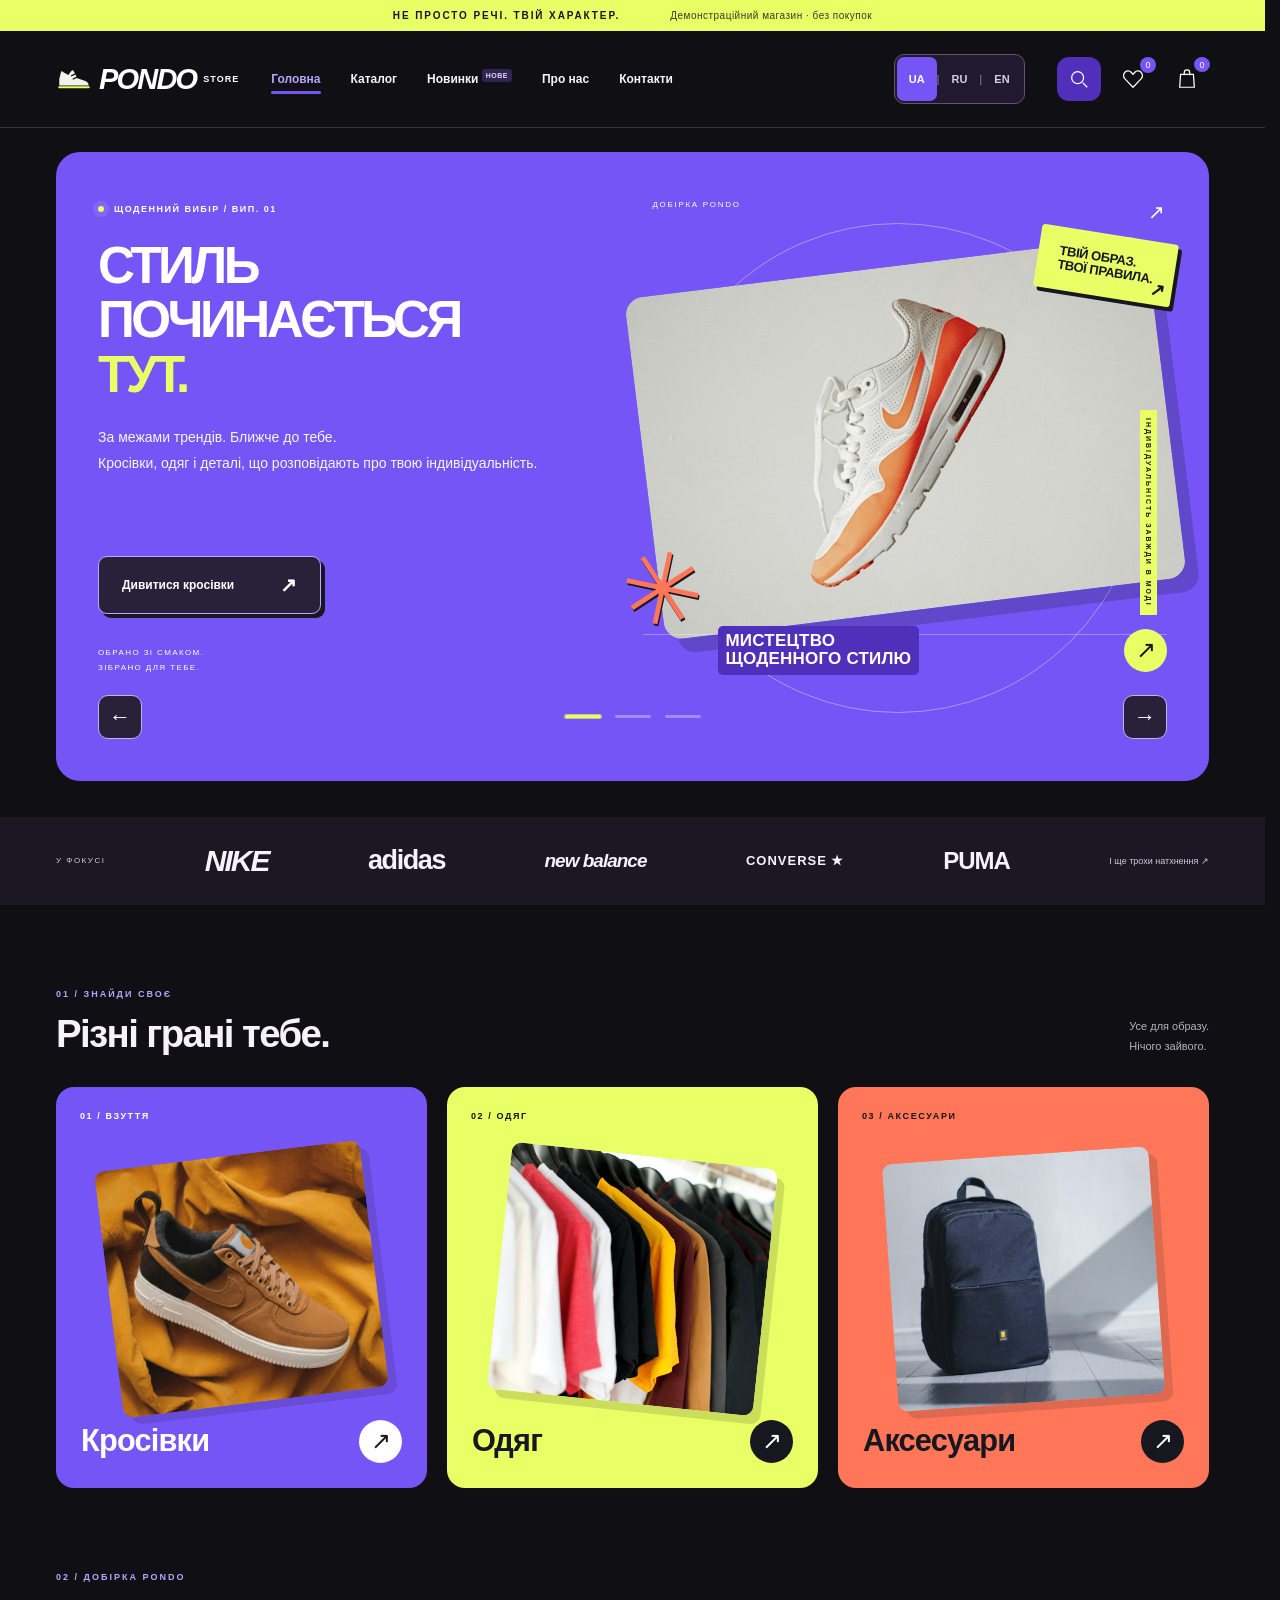
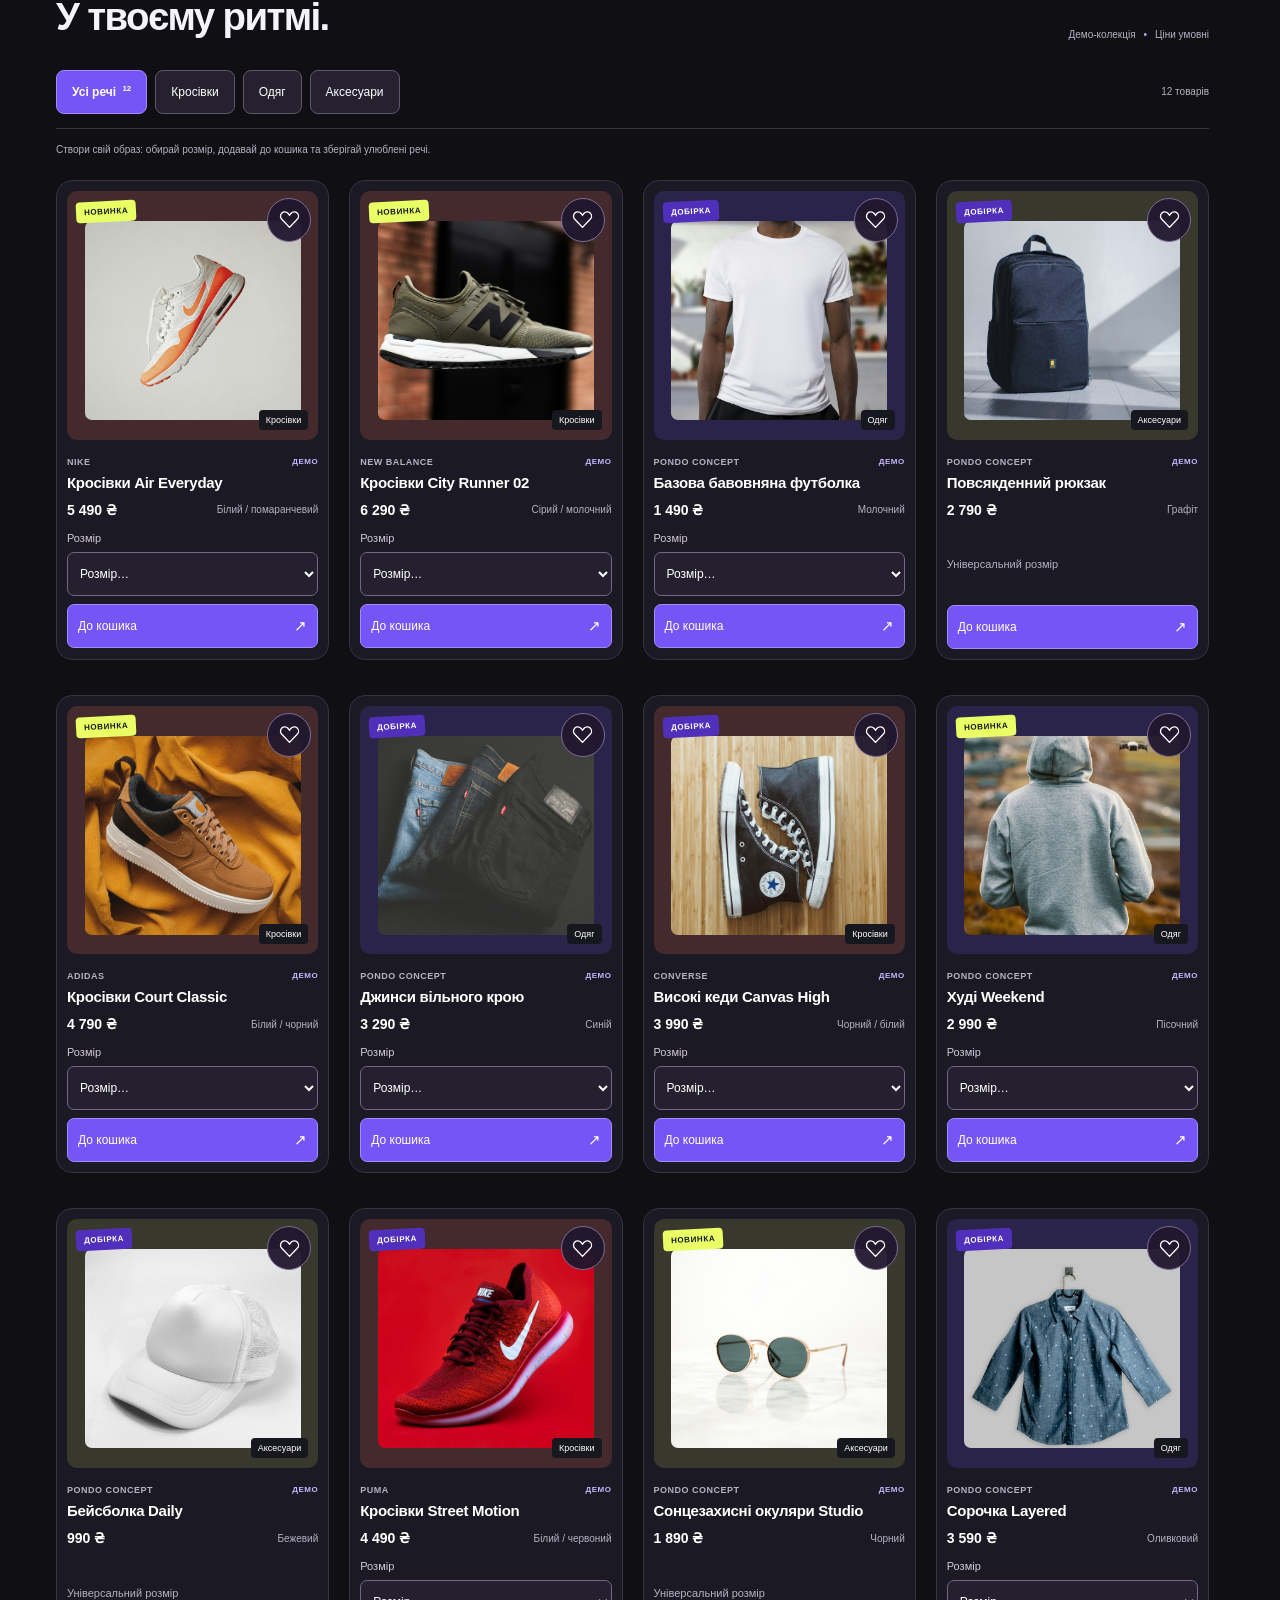
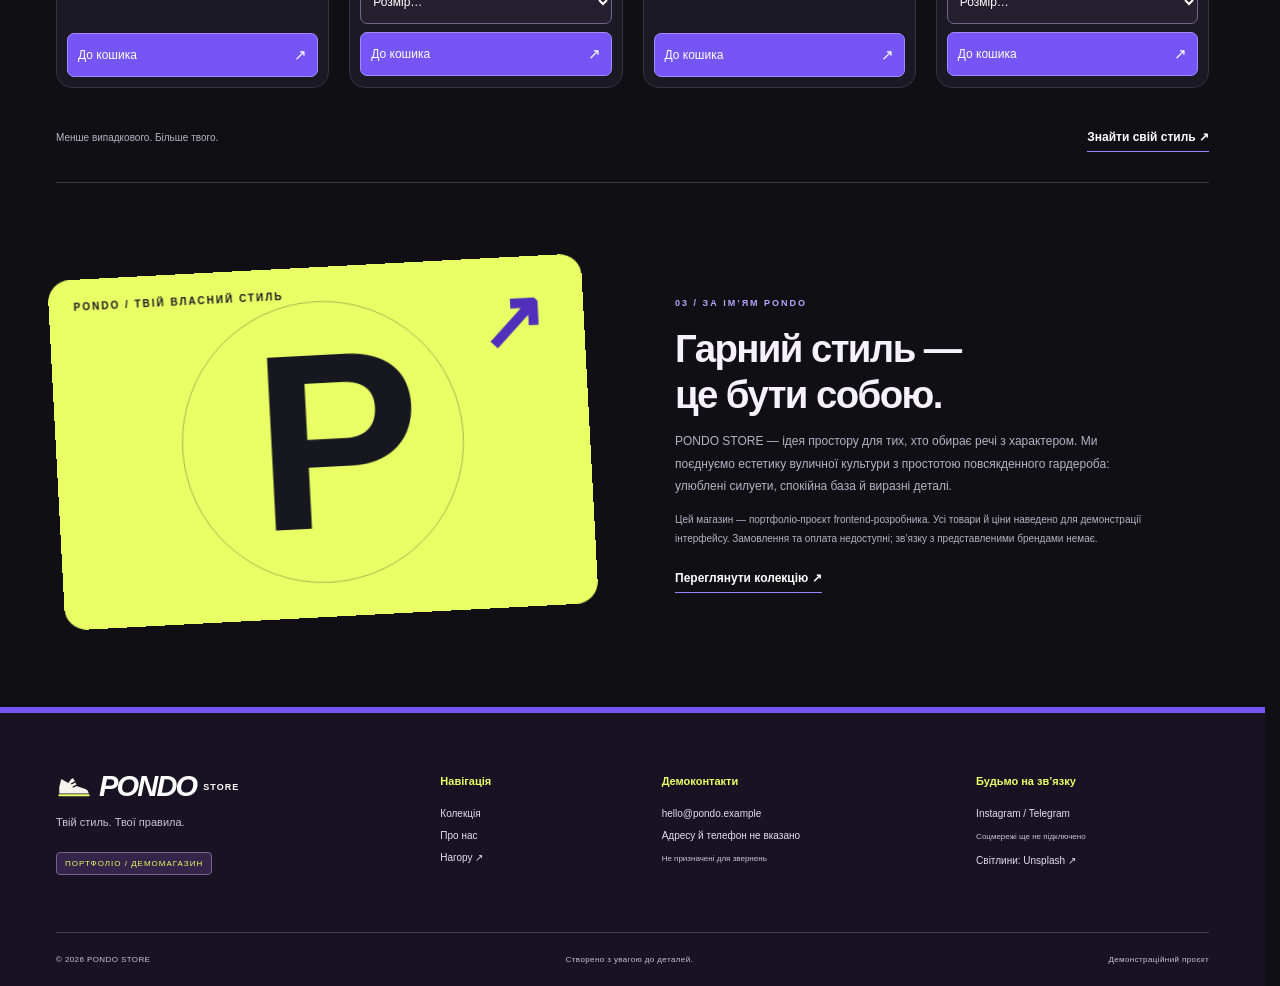
<file: index.html>
<!DOCTYPE html>
<html lang="uk">
<head>
  <meta charset="UTF-8">
  <meta name="viewport" content="width=device-width, initial-scale=1, viewport-fit=cover">
  <meta name="theme-color" content="#0F0F14">
  <meta name="description" content="PONDO STORE — демонстраційна колекція кросівок, одягу й аксесуарів. Стиль починається тут." data-i18n-content="page.description">
  <title data-i18n="page.homeTitle">PONDO STORE — Стиль починається тут</title>
  <link rel="icon" href="images/favicon.svg?v=2" type="image/svg+xml">
  <link rel="stylesheet" href="style.css">
  <script src="i18n.js" defer></script>
  <script src="products.js" defer></script>
  <script src="cart.js" defer></script>
  <script src="script.js" defer></script>
</head>
<body>
  <a class="skip-link" href="#catalog" data-i18n="nav.skip">Перейти до каталогу</a>
  <div class="announcement"><span data-i18n="banner.title">НЕ ПРОСТО РЕЧІ. ТВІЙ ХАРАКТЕР.</span><span data-i18n="banner.demo">Демонстраційний магазин · без покупок</span></div>
  <header class="header" id="home">
    <div class="header-inner container">
      <a class="logo" href="#home" aria-label="Pondo Store — головна" data-i18n-aria-label="nav.homeLabel"><svg class="logo-icon" viewBox="0 0 44 34" aria-hidden="true" focusable="false"><path d="M6 9c0-1 1-2 2-1l7 4 4-5c1-1 2-1 3 1l4 8 9 3c3 1 5 3 5 6H4v-8l2-8Z" fill="currentColor"></path><path d="M4 27h36" stroke="#E8FF65" stroke-width="2.5" stroke-linecap="round"></path><path d="m19 13 4-2m-2 6 4-2" stroke="#0F0F14" stroke-width="1.6" stroke-linecap="round"></path></svg>PONDO<span>STORE</span></a>
      <nav class="desktop-nav" aria-label="Основна навігація" data-i18n-aria-label="nav.mainLabel"><a href="#home" class="active" data-i18n="nav.home">Головна</a><a href="#catalog" data-i18n="nav.catalog">Каталог</a><a href="#catalog" data-new-link data-i18n-html="nav.new">Новинки <sup>НОВЕ</sup></a><a href="#about" data-i18n="nav.about">Про нас</a><a href="#contacts" data-i18n="nav.contacts">Контакти</a></nav>
      <div class="language-switch" role="group" aria-label="Мова інтерфейсу" data-i18n-aria-label="language.label"><button type="button" data-language="uk" lang="uk" aria-pressed="true" aria-label="Перемкнути на українську" data-i18n-aria-label="language.uk">UA</button><span aria-hidden="true">|</span><button type="button" data-language="ru" lang="ru" aria-pressed="false" aria-label="Перемкнути на російську" data-i18n-aria-label="language.ru">RU</button><span aria-hidden="true">|</span><button type="button" data-language="en" lang="en" aria-pressed="false" aria-label="Перемкнути на англійську" data-i18n-aria-label="language.en">EN</button></div>
      <div class="header-actions">
        <button class="icon-button" id="search-toggle" aria-label="Відкрити пошук" aria-expanded="false" aria-controls="search-panel" data-i18n-aria-label="search.open"><svg viewBox="0 0 24 24"><circle cx="10.5" cy="10.5" r="6.5"></circle><path d="m16 16 5 5"></path></svg></button>
        <button class="icon-button favorites-toggle" id="favorites-toggle" aria-label="Відкрити обране, товарів: 0" aria-expanded="false" aria-controls="shop-panel"><svg viewBox="0 0 24 24"><path d="M20.8 4.6c-2-2-5.2-1.8-7 .3L12 7l-1.8-2.1c-1.8-2.1-5-2.3-7-.3-2 2-2 5.2 0 7.2L12 21l8.8-9.2c2-2 2-5.2 0-7.2Z"></path></svg><span id="favorites-count">0</span></button>
        <button class="icon-button bag" id="cart-toggle" aria-label="Відкрити кошик, товарів: 0" aria-expanded="false" aria-controls="shop-panel"><svg viewBox="0 0 24 24"><path d="M5 7h14l1 14H4L5 7Z"></path><path d="M9 8V5a3 3 0 0 1 6 0v3"></path></svg><span>0</span></button>
        <button class="icon-button menu-toggle" id="menu-toggle" aria-label="Відкрити меню" aria-expanded="false" aria-controls="mobile-nav" data-i18n-aria-label="nav.menuOpen"><span></span><span></span></button>
      </div>
    </div>
    <form id="search-panel" class="search-panel container" role="search" hidden><label for="search" data-i18n="search.label">Знайти свою річ</label><div><input id="search" type="search" placeholder="Назва, бренд або категорія…" autocomplete="off" data-i18n-placeholder="search.placeholder"><button class="text-button" type="submit" data-i18n="search.submit">Знайти ↗</button></div></form>
    <nav id="mobile-nav" class="mobile-nav" aria-label="Мобільна навігація" hidden data-i18n-aria-label="nav.mobileLabel"><a href="#home" data-i18n="nav.home">Головна</a><a href="#catalog" data-i18n="nav.catalog">Каталог</a><a href="#catalog" data-new-link data-i18n="nav.newMobile">Новинки ↗</a><a href="#about" data-i18n="nav.about">Про нас</a><a href="#contacts" data-i18n="nav.contacts">Контакти</a><p data-i18n="brand.tagline">ТВІЙ СТИЛЬ. ТВОЇ ПРАВИЛА.</p></nav>
  </header>
  <main>
    <section class="hero container" aria-labelledby="hero-title" aria-roledescription="карусель" data-slide="0" tabindex="0" data-i18n-aria-roledescription="hero.role">
      <div class="hero-copy"><p class="eyebrow"><span></span><span data-i18n="hero.eyebrow">ЩОДЕННИЙ ВИБІР / ВИП. 01</span></p><h1 id="hero-title" data-i18n-html="hero.0.title">СТИЛЬ<br>ПОЧИНАЄТЬСЯ<br><em>ТУТ.</em></h1><p class="hero-description">За межами трендів. Ближче до тебе.<br>Кросівки, одяг і деталі, що розповідають про твою індивідуальність.</p><a href="#catalog" class="button button-dark" id="hero-cta" data-category-link="sneakers"><span data-i18n="hero.0.cta">Дивитися кросівки</span><span>↗</span></a><div class="hero-bottom"><span data-i18n-html="hero.bottom">ОБРАНО ЗІ СМАКОМ.<br>ЗІБРАНО ДЛЯ ТЕБЕ.</span></div></div>
      <div class="hero-visual"><span class="hero-sticker" aria-hidden="true" data-i18n-html="hero.sticker">ТВІЙ ОБРАЗ.<br>ТВОЇ ПРАВИЛА. <b>↗</b></span><span class="hero-spark" aria-hidden="true">✳</span><img src="images/hero.jpg" alt="Біло-помаранчевий кросівок" fetchpriority="high" width="1000" height="1100"><div class="hero-top-label"><span data-i18n="hero.collection">ДОБІРКА PONDO</span><span>↗</span></div><div class="image-caption"><span data-i18n-html="hero.caption">МИСТЕЦТВО<br>ЩОДЕННОГО СТИЛЮ</span><span class="circle-arrow" aria-hidden="true">↗</span></div><span class="vertical-label" data-i18n="hero.vertical">ІНДИВІДУАЛЬНІСТЬ ЗАВЖДИ В МОДІ</span></div>
      <div class="slider-controls" role="group" aria-label="Керування слайдами" data-i18n-aria-label="hero.controls"><button type="button" id="hero-prev" aria-label="Попередній слайд" data-i18n-aria-label="hero.prev">←</button><div class="hero-indicators"><button type="button" class="slide-indicator" data-slide-to="0" aria-label="Слайд 1 із 3" aria-current="true"><span class="slide-track" aria-hidden="true"><span class="slide-progress"></span></span></button><button type="button" class="slide-indicator" data-slide-to="1" aria-label="Слайд 2 із 3" aria-current="false"><span class="slide-track" aria-hidden="true"><span class="slide-progress"></span></span></button><button type="button" class="slide-indicator" data-slide-to="2" aria-label="Слайд 3 із 3" aria-current="false"><span class="slide-track" aria-hidden="true"><span class="slide-progress"></span></span></button></div><button type="button" id="hero-next" aria-label="Наступний слайд" data-i18n-aria-label="hero.next">→</button></div>
      <span id="hero-announcement" class="visually-hidden" role="status" aria-live="polite"></span>
    </section>
    <div class="brand-strip" aria-label="Бренди в демонстраційній добірці" data-i18n-aria-label="brands.label"><div class="container"><span class="strip-label" data-i18n="brands.focus">У ФОКУСІ</span><span class="brand-nike">NIKE</span><span class="brand-adidas">adidas</span><span class="brand-nb">new balance</span><span class="brand-converse">CONVERSE<span>★</span></span><span class="brand-puma">PUMA</span><span class="strip-note" data-i18n="brands.inspiration">І ще трохи натхнення ↗</span></div></div>
    <section class="categories container section-space" aria-labelledby="categories-title"><div class="section-heading"><div><p class="eyebrow" data-i18n="categories.eyebrow">01 / ЗНАЙДИ СВОЄ</p><h2 id="categories-title" data-i18n="categories.title">Різні грані тебе.</h2></div><p data-i18n-html="categories.note">Усе для образу.<br>Нічого зайвого.</p></div><div class="category-grid">
      <a class="category-card" href="#catalog" data-category-link="sneakers"><img src="images/sneakers.jpg" alt="Колекція кросівок" loading="lazy" width="700" height="800" data-i18n-alt="categories.sneakersAlt"><span class="category-index" data-i18n="categories.sneakersIndex">01 / ВЗУТТЯ</span><div><h3 data-i18n="category.sneakers">Кросівки</h3><span class="circle-arrow">↗</span></div></a>
      <a class="category-card" href="#catalog" data-category-link="clothing"><img src="images/clothing.jpg" alt="Базовий одяг на вішаках" loading="lazy" width="700" height="800" data-i18n-alt="categories.clothingAlt"><span class="category-index" data-i18n="categories.clothingIndex">02 / ОДЯГ</span><div><h3 data-i18n="category.clothing">Одяг</h3><span class="circle-arrow">↗</span></div></a>
      <a class="category-card" href="#catalog" data-category-link="accessories"><img src="images/accessories.jpg" alt="Мінімалістичний рюкзак" loading="lazy" width="700" height="800" data-i18n-alt="categories.accessoriesAlt"><span class="category-index" data-i18n="categories.accessoriesIndex">03 / АКСЕСУАРИ</span><div><h3 data-i18n="category.accessories">Аксесуари</h3><span class="circle-arrow">↗</span></div></a>
    </div></section>
    <section class="catalog container section-space" id="catalog" aria-labelledby="catalog-title"><div class="section-heading"><div><p class="eyebrow" data-i18n="catalog.eyebrow">02 / ДОБІРКА PONDO</p><h2 id="catalog-title" data-i18n="catalog.title">У твоєму ритмі.</h2></div><span class="catalog-note"><span data-i18n="catalog.demo">Демо-колекція</span><span>•</span><span data-i18n="catalog.prices">Ціни умовні</span></span></div><div class="catalog-toolbar"><div class="tabs" role="group" aria-label="Категорія товарів" data-i18n-aria-label="catalog.filterLabel"><button class="selected" data-filter="all" aria-pressed="true" data-i18n-html="catalog.all">Усі речі <sup>12</sup></button><button data-filter="sneakers" aria-pressed="false" data-i18n="category.sneakers">Кросівки</button><button data-filter="clothing" aria-pressed="false" data-i18n="category.clothing">Одяг</button><button data-filter="accessories" aria-pressed="false" data-i18n="category.accessories">Аксесуари</button></div><span id="product-count" aria-live="polite">12 товарів</span></div><p class="phase-note" data-i18n="catalog.hint">Створи свій образ: обирай розмір, додавай до кошика та зберігай улюблені речі.</p><div class="product-grid" id="product-grid"></div><p id="empty-state" class="empty-state" hidden data-i18n="catalog.empty">Нічого не знайдено. Спробуй іншу назву або категорію.</p><noscript><p data-i18n="catalog.noscript">Увімкніть JavaScript, щоб побачити демонстраційний каталог.</p></noscript><div class="catalog-bottom"><span data-i18n="catalog.bottom">Менше випадкового. Більше твого.</span><a href="#categories-title" class="text-button" data-i18n="catalog.style">Знайти свій стиль ↗</a></div></section>
    <section class="about container section-space" id="about"><div class="about-mark" aria-hidden="true">P<span>↗</span></div><div><p class="eyebrow" data-i18n="about.eyebrow">03 / ЗА ІМ’ЯМ PONDO</p><h2 data-i18n-html="about.title">Гарний стиль —<br>це бути собою.</h2><p data-i18n="about.story">PONDO STORE — ідея простору для тих, хто обирає речі з характером. Ми поєднуємо естетику вуличної культури з простотою повсякденного гардероба: улюблені силуети, спокійна база й виразні деталі.</p><p class="about-demo" data-i18n="about.demo">Цей магазин — портфоліо-проєкт frontend-розробника. Усі товари й ціни наведено для демонстрації інтерфейсу. Замовлення та оплата недоступні; зв’язку з представленими брендами немає.</p><a href="#catalog" class="text-button" data-i18n="about.explore">Переглянути колекцію ↗</a></div></section>
  </main>
  <footer id="contacts"><div class="footer-main container"><div><a class="logo" href="#home"><svg class="logo-icon" viewBox="0 0 44 34" aria-hidden="true" focusable="false"><path d="M6 9c0-1 1-2 2-1l7 4 4-5c1-1 2-1 3 1l4 8 9 3c3 1 5 3 5 6H4v-8l2-8Z" fill="currentColor"></path><path d="M4 27h36" stroke="#E8FF65" stroke-width="2.5" stroke-linecap="round"></path><path d="m19 13 4-2m-2 6 4-2" stroke="#0F0F14" stroke-width="1.6" stroke-linecap="round"></path></svg>PONDO<span>STORE</span></a><p data-i18n="footer.tagline">Твій стиль. Твої правила.</p><span class="demo-badge" data-i18n="footer.badge">ПОРТФОЛІО / ДЕМОМАГАЗИН</span></div><div><h3 data-i18n="footer.nav">Навігація</h3><a href="#catalog" data-i18n="footer.collection">Колекція</a><a href="#about" data-i18n="nav.about">Про нас</a><a href="#home" data-i18n="footer.top">Нагору ↗</a></div><div><h3 data-i18n="footer.contacts">Демоконтакти</h3><span>hello@pondo.example</span><span data-i18n="footer.noAddress">Адресу й телефон не вказано</span><small data-i18n="footer.noContact">Не призначені для звернень</small></div><div><h3 data-i18n="footer.connect">Будьмо на зв’язку</h3><span>Instagram / Telegram</span><small data-i18n="footer.noSocial">Соцмережі ще не підключено</small><a href="https://unsplash.com/license" target="_blank" rel="noopener noreferrer" data-i18n="footer.photos">Світлини: Unsplash ↗</a></div></div><div class="footer-bottom container"><span>© <span id="year">2026</span> PONDO STORE</span><span data-i18n="footer.crafted">Створено з увагою до деталей.</span><span data-i18n="footer.demo">Демонстраційний проєкт</span></div></footer>
  <dialog id="shop-panel" class="shop-panel" aria-labelledby="panel-title" aria-describedby="panel-demo">
    <div class="panel-header"><div><p class="eyebrow" data-i18n="panel.eyebrow">PONDO / ТВІЙ ВИБІР</p><h2 id="panel-title" data-i18n="cart.shortTitle">Кошик</h2></div><button type="button" class="icon-button panel-close" aria-label="Закрити панель" autofocus data-i18n-aria-label="panel.close">×</button></div>
    <p id="storage-warning" class="storage-warning" hidden data-i18n="storage.warning">Збереження в браузері недоступне. Зміни збережуться лише до оновлення сторінки.</p>
    <p id="panel-status" class="panel-status" role="status" aria-live="polite" aria-atomic="true"></p>
    <div id="panel-content" class="panel-content"></div>
    <div class="panel-footer"><div id="cart-summary" class="cart-summary"><span data-i18n="cart.total">Разом</span><strong id="cart-total">0 ₴</strong></div><p id="panel-demo" data-i18n="cart.demo">Демонстраційний магазин. Оформлення та оплата замовлень недоступні</p><a href="checkout.html" id="checkout-link" class="button checkout-link" hidden data-i18n="cart.checkout">Оформити замовлення ↗</a><button type="button" class="button continue-shopping" data-i18n="cart.continue">Продовжити покупки ↗</button></div>
  </dialog>
  <div id="shop-notification" class="shop-notification" role="status" aria-live="polite" aria-atomic="true"></div>
</body>
</html>
</file>
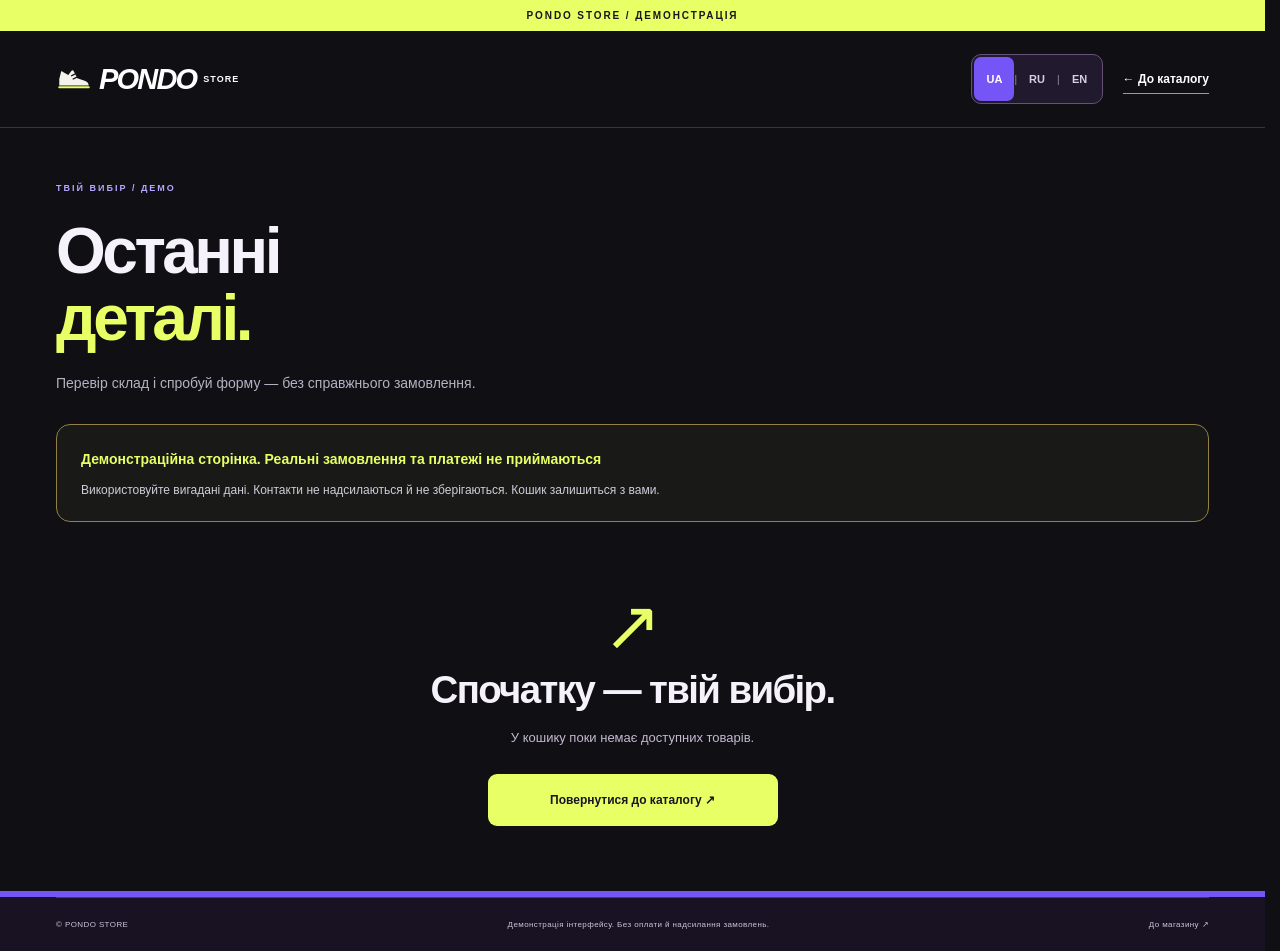
<file: checkout.html>
<!DOCTYPE html>
<html lang="uk">
<head>
  <meta charset="UTF-8">
  <meta name="viewport" content="width=device-width, initial-scale=1, viewport-fit=cover">
  <meta name="theme-color" content="#0F0F14">
  <meta name="description" content="Демонстраційна сторінка перевірки замовлення PONDO STORE. Замовлення й платежі не приймаються." data-i18n-content="checkout.description">
  <meta http-equiv="Content-Security-Policy" content="form-action &#x27;none&#x27;; connect-src &#x27;none&#x27;; base-uri &#x27;self&#x27;">
  <title data-i18n="checkout.pageTitle">Перевірка замовлення (демо) — PONDO STORE</title>
  <link rel="icon" href="images/favicon.svg?v=2" type="image/svg+xml">
  <link rel="stylesheet" href="style.css">
  <script src="i18n.js" defer></script>
  <script src="products.js" defer></script>
  <script src="cart.js" defer></script>
  <script src="checkout.js" defer></script>
</head>
<body class="checkout-page">
  <a class="skip-link" href="#checkout-main" data-i18n="checkout.skip">Перейти до перевірки замовлення</a>
  <div class="announcement" data-i18n="checkout.banner">PONDO STORE / ДЕМОНСТРАЦІЯ</div>
  <header class="header"><div class="container checkout-header"><a class="logo" href="index.html" aria-label="Pondo Store — головна" data-i18n-aria-label="nav.homeLabel"><svg class="logo-icon" viewBox="0 0 44 34" aria-hidden="true" focusable="false"><path d="M6 9c0-1 1-2 2-1l7 4 4-5c1-1 2-1 3 1l4 8 9 3c3 1 5 3 5 6H4v-8l2-8Z" fill="currentColor"></path><path d="M4 27h36" stroke="#E8FF65" stroke-width="2.5" stroke-linecap="round"></path><path d="m19 13 4-2m-2 6 4-2" stroke="#0F0F14" stroke-width="1.6" stroke-linecap="round"></path></svg>PONDO<span>STORE</span></a><div class="language-switch" role="group" aria-label="Мова інтерфейсу" data-i18n-aria-label="language.label"><button type="button" data-language="uk" lang="uk" aria-pressed="true" aria-label="Перемкнути на українську" data-i18n-aria-label="language.uk">UA</button><span aria-hidden="true">|</span><button type="button" data-language="ru" lang="ru" aria-pressed="false" aria-label="Перемкнути на російську" data-i18n-aria-label="language.ru">RU</button><span aria-hidden="true">|</span><button type="button" data-language="en" lang="en" aria-pressed="false" aria-label="Перемкнути на англійську" data-i18n-aria-label="language.en">EN</button></div><a href="index.html#catalog" class="text-button" data-i18n="checkout.back">← До каталогу</a></div></header>
  <main class="container" id="checkout-main">
    <div class="checkout-heading"><p class="eyebrow" data-i18n="checkout.eyebrow">ТВІЙ ВИБІР / ДЕМО</p><h1 data-i18n-html="checkout.title">Останні<br><em>деталі.</em></h1><p data-i18n="checkout.subtitle">Перевір склад і спробуй форму — без справжнього замовлення.</p></div>
    <div class="checkout-demo" id="checkout-demo"><strong data-i18n="checkout.demo">Демонстраційна сторінка. Реальні замовлення та платежі не приймаються</strong><p data-i18n="checkout.privacy">Використовуйте вигадані дані. Контакти не надсилаються й не зберігаються. Кошик залишиться з вами.</p></div>
    <p id="checkout-storage-warning" class="storage-warning" hidden data-i18n="checkout.storage">Браузер заборонив доступ до збереженого кошика. Поверніться до каталогу й дозвольте локальне зберігання для цього сайту.</p>
    <section id="checkout-empty" class="panel-empty checkout-empty" hidden><span aria-hidden="true">↗</span><h2 data-i18n="checkout.emptyTitle">Спочатку — твій вибір.</h2><p data-i18n="checkout.empty">У кошику поки немає доступних товарів.</p><a class="button empty-catalog" href="index.html#catalog" data-i18n="checkout.return">Повернутися до каталогу ↗</a></section>
    <div class="checkout-layout" id="checkout-layout" hidden>
      <section class="checkout-form-card" aria-labelledby="customer-title"><p class="eyebrow" data-i18n="checkout.customerEyebrow">01 / ДАНІ ДЛЯ ПРИКЛАДУ</p><h2 id="customer-title" data-i18n="checkout.customer">Хто забирає?</h2><p class="form-hint" data-i18n="checkout.required">Поля із зірочкою обов’язкові. Введіть тестові контакти.</p>
        <form id="checkout-form" autocomplete="off" aria-describedby="checkout-demo" novalidate>
          <div class="checkout-fields">
            <div class="form-field"><label for="customer-name" data-i18n="checkout.name">Ім’я *</label><input id="customer-name" name="demoName" type="text" required minlength="2" maxlength="80" placeholder="Наприклад, Олексій" aria-describedby="name-error" data-i18n-placeholder="checkout.namePlaceholder"><span class="field-error" id="name-error"></span></div>
            <div class="form-field"><label for="customer-email" data-i18n="checkout.email">Ел. пошта *</label><input id="customer-email" name="demoEmail" type="email" required maxlength="120" placeholder="alex@example.com" aria-describedby="email-error"><span class="field-error" id="email-error"></span></div>
            <div class="form-field"><label for="customer-phone" data-i18n="checkout.phone">Телефон *</label><input id="customer-phone" name="demoPhone" type="tel" inputmode="tel" required maxlength="30" placeholder="+380 00 000 00 00" aria-describedby="phone-error"><span class="field-error" id="phone-error"></span></div>
            <div class="form-field"><label for="customer-city" data-i18n="checkout.city">Місто *</label><input id="customer-city" name="demoCity" type="text" required minlength="2" maxlength="80" placeholder="Назва міста" aria-describedby="city-error" data-i18n-placeholder="checkout.cityPlaceholder"><span class="field-error" id="city-error"></span></div>
            <div class="form-field full-width"><label for="customer-delivery" data-i18n="checkout.delivery">Спосіб отримання (демо) *</label><select id="customer-delivery" name="demoDelivery" required aria-describedby="delivery-error"><option value="" data-i18n="checkout.chooseDelivery">Оберіть спосіб</option><option value="pickup" data-i18n="checkout.pickup">Самовивіз — демонстрація</option><option value="delivery" data-i18n="checkout.shipping">Доставка — демонстрація</option></select><span class="field-error" id="delivery-error"></span></div>
            <div class="form-field full-width"><label for="customer-comment" data-i18n-html="checkout.comment">Коментар <span>(необов’язково)</span></label><textarea id="customer-comment" name="demoComment" rows="3" maxlength="500" placeholder="Приклад побажання до замовлення" data-i18n-placeholder="checkout.commentPlaceholder"></textarea></div>
          </div>
          <button type="submit" id="checkout-check" class="button checkout-check" disabled data-i18n-html="checkout.submit">Перевірити дані (демо) <span aria-hidden="true">↗</span></button>
          <div id="checkout-result" class="checkout-result" role="status" aria-live="polite" aria-atomic="true" tabindex="-1"></div>
        </form>
      </section>
      <aside class="checkout-summary" aria-labelledby="order-title"><p class="eyebrow" data-i18n="checkout.orderEyebrow">02 / ТВІЙ ВИБІР</p><h2 id="order-title" data-i18n="checkout.order">Усе на місці.</h2><p class="form-hint" data-i18n="checkout.prices">Ілюстративні товари. Ціни умовні.</p><div id="checkout-items"></div><div class="checkout-total"><span data-i18n="cart.total">Разом</span><strong id="checkout-total">0 ₴</strong></div><p class="form-hint" data-i18n="checkout.noCharge">Доставка не розраховується. Списання коштів немає.</p><a href="index.html#catalog" class="text-button" data-i18n="checkout.keepShopping">Повернутися до покупок ↗</a></aside>
    </div>
    <noscript><p class="checkout-demo" data-i18n="checkout.noscript">Для читання кошика й перевірки форми увімкніть JavaScript. Без JavaScript дані не надсилаються.</p></noscript>
  </main>
  <footer><div class="container footer-bottom"><span>© PONDO STORE</span><span data-i18n="checkout.footer">Демонстрація інтерфейсу. Без оплати й надсилання замовлень.</span><a href="index.html" data-i18n="checkout.shop">До магазину ↗</a></div></footer>
</body>
</html>
</file>
<file: style.css>
:root{--bg:#0F0F14;--text:#17171F;--purple:#7555F6;--lime:#E8FF65;--coral:#FF7658;--gold:#7555F6;--muted:#b6b2c3;--line:#393541;--white:#fff}*{box-sizing:border-box}html{scroll-behavior:smooth;scroll-padding-top:110px}body{margin:0;background:var(--bg);color:var(--text);font-family:Manrope,"Helvetica Neue",Arial,sans-serif;-webkit-font-smoothing:antialiased}button,input{font:inherit}button,a{-webkit-tap-highlight-color:transparent}button{cursor:pointer}a{color:inherit;text-decoration:none}img{display:block;width:100%;height:100%;object-fit:cover}button:disabled{cursor:not-allowed}button:focus-visible,a:focus-visible,input:focus-visible{outline:2px solid #98733a;outline-offset:5px}[hidden]{display:none!important}.container{width:calc(100% - 112px);max-width:1440px;margin-inline:auto}.announcement{padding:10px 24px;text-align:center;background:#20211e;color:#f8f8f4;font-size:10px;letter-spacing:1.9px}.announcement span{margin-left:50px;color:#c7c7bc;letter-spacing:.5px}.header{position:relative;background:var(--bg);z-index:20;border-bottom:1px solid var(--line)}.header-inner{height:100px;display:flex;align-items:center;justify-content:space-between;gap:32px}.logo{display:inline-flex;position:relative;align-items:baseline;gap:7px;white-space:nowrap;font-size:29px;font-weight:800;letter-spacing:-1.7px}.logo>span{font-size:11px;font-weight:600;letter-spacing:2px}.logo i{width:5px;height:5px;background:var(--gold);position:absolute;right:-9px;top:5px}.desktop-nav{display:flex;gap:30px;font-size:12px;font-weight:600}.desktop-nav a{position:relative;padding-block:10px}.desktop-nav a:after{content:'';position:absolute;height:1px;bottom:2px;left:0;right:100%;background:var(--gold);transition:right .2s}.desktop-nav a:hover:after,.desktop-nav a.active:after{right:0}.desktop-nav sup{font-size:7px;letter-spacing:.5px;color:#86612d}.header-actions{display:flex;gap:21px;align-items:center}.icon-button{border:0;padding:4px;background:transparent;width:27px;height:30px;position:relative}.icon-button svg{width:22px;height:22px;fill:none;stroke:currentColor;stroke-width:1.35}.future-action{opacity:.5}.bag>span{position:absolute;right:-7px;top:-2px;font-size:9px;display:grid;place-items:center;background:var(--text);color:white;border-radius:50%;width:15px;height:15px}.menu-toggle{display:none}.search-panel{padding-block:8px 24px}.search-panel label{display:block;font-size:12px;margin-bottom:8px}.search-panel>div{display:flex;gap:16px}.search-panel input{flex:1;min-width:0;border:0;border-bottom:1px solid #aaa;background:transparent;padding:12px 0}.text-button{border:0;border-bottom:1px solid #a8a89e;background:transparent;padding:7px 0;font-size:12px;font-weight:650}.mobile-nav{display:none}.hero{display:grid;grid-template-columns:1fr 1fr;margin-top:28px;margin-bottom:36px;min-height:620px}.hero-copy{padding:43px 25px 0 0;display:flex;flex-direction:column;align-items:flex-start}.eyebrow{font-size:9px;letter-spacing:2px;font-weight:700;margin:0 0 25px}.hero .eyebrow{display:flex;align-items:center;gap:10px}.eyebrow>span{width:6px;height:6px;background:var(--gold);border-radius:50%}h1{font-size:clamp(42px,5.25vw,80px);line-height:1.08;letter-spacing:-4px;font-weight:800;margin:0 0 25px}h1 em{font-style:normal;color:#a88954}.hero-description{font-size:13px;line-height:1.9;color:#696963;margin:0 0 30px}.button{padding:18px 23px;display:inline-flex;align-items:center;justify-content:space-between;gap:46px;font-size:12px;font-weight:600;transition:background .2s,transform .2s}.button-dark{background:var(--text);color:white}.button:hover{background:#4c493f;transform:translateY(-2px)}.button span{font-size:20px;line-height:1}.hero-bottom{display:flex;justify-content:space-between;align-items:end;width:100%;margin-top:auto;padding-top:30px;padding-right:45px}.hero-bottom>span:first-child{font-size:8px;line-height:1.8;letter-spacing:1.4px;color:var(--muted)}.hero-visual{position:relative;background:#e4e3df;overflow:hidden;min-width:0}.hero-visual>img{position:absolute;inset:0;object-position:center;transition:transform 1s}.hero-visual:hover>img{transform:scale(1.035)}.hero-visual:after{content:'';position:absolute;inset:0;background:linear-gradient(180deg,#0002,transparent 30%,#0005)}.hero-top-label{position:absolute;top:26px;left:28px;right:28px;z-index:1;display:flex;justify-content:space-between;font-size:9px;letter-spacing:1.7px;color:white}.hero-top-label span{font-size:20px}.image-caption{position:absolute;bottom:30px;left:30px;right:30px;z-index:1;color:white;display:flex;justify-content:space-between;align-items:end}.image-caption>span:first-child{font-size:27px;font-weight:600;line-height:1.1;letter-spacing:-1px}.circle-arrow{width:43px;height:43px;border:1px solid #ffffff80;border-radius:50%;display:grid;place-items:center;font-size:24px;font-weight:400}.vertical-label{position:absolute;z-index:1;right:17px;top:40%;writing-mode:vertical-rl;font-size:8px;letter-spacing:2px;color:white}.brand-strip{border-block:1px solid var(--line)}.brand-strip>.container{min-height:100px;display:flex;align-items:center;justify-content:space-between;gap:25px}.strip-label{font-size:8px;letter-spacing:1.5px;color:var(--muted)}.brand-nike{font-style:italic;font-size:30px;font-weight:800;letter-spacing:-2px}.brand-adidas{font-size:27px;font-weight:750;letter-spacing:-1.4px}.brand-nb{font-size:19px;font-style:italic;font-weight:800;letter-spacing:-1px}.brand-converse{font-size:13px;font-weight:800;letter-spacing:1px}.brand-converse span{margin-left:4px}.brand-puma{font-size:24px;font-weight:800;letter-spacing:-1px}.strip-note{font-size:9px;color:var(--muted)}.section-space{padding-top:84px}.section-heading{display:flex;align-items:end;justify-content:space-between;gap:20px;margin-bottom:30px}.section-heading .eyebrow{margin-bottom:12px}h2{margin:0;font-size:clamp(28px,3vw,43px);line-height:1.2;letter-spacing:-1.6px;font-weight:650}.section-heading>p{font-size:11px;line-height:1.8;color:var(--muted);margin:0}.category-grid{display:grid;grid-template-columns:repeat(3,1fr);gap:20px}.category-card{position:relative;aspect-ratio:1/1.08;overflow:hidden;background:#ddd}.category-card:after{content:'';position:absolute;inset:0;background:linear-gradient(180deg,#0002,transparent 40%,#0009)}.category-card img{transition:transform .6s}.category-card:hover img{transform:scale(1.05)}.category-index{position:absolute;z-index:1;left:24px;top:24px;font-size:8px;letter-spacing:1.6px;color:white}.category-card>div{position:absolute;z-index:1;bottom:25px;left:25px;right:25px;color:white;display:flex;justify-content:space-between;align-items:center}.category-card h3{font-size:26px;font-weight:550;letter-spacing:-.8px;margin:0}.catalog-note{font-size:10px;color:var(--muted)}.catalog-note>span{margin-inline:8px;color:var(--gold)}.catalog-toolbar{display:flex;justify-content:space-between;gap:20px;align-items:center;border-bottom:1px solid var(--line)}.tabs{display:flex;gap:25px}.tabs button{background:transparent;border:0;border-bottom:2px solid transparent;padding:17px 0;font-size:12px;color:var(--muted);white-space:nowrap}.tabs button.selected{border-color:var(--text);color:var(--text);font-weight:750}.tabs sup{font-size:8px;padding-left:3px}.catalog-toolbar>span{font-size:10px;white-space:nowrap;color:var(--muted)}.phase-note{font-size:10px;color:var(--muted);margin:15px 0 25px}.product-grid{display:grid;grid-template-columns:repeat(4,minmax(0,1fr));gap:35px 20px}.product-image{aspect-ratio:1/.99;position:relative;background:#eeede9;overflow:hidden}.product-image img{transition:transform .6s}.product-card:hover .product-image img{transform:scale(1.045)}.product-tag{position:absolute;top:13px;left:13px;background:#fff;padding:5px 8px;font-size:7px;letter-spacing:1px}.product-tag.neutral{background:#ffffffb5;color:#53534e}.product-category{position:absolute;right:10px;bottom:10px;padding:5px 7px;background:#ffffffd9;font-size:8px}.product-meta{display:flex;justify-content:space-between;font-size:8px;font-weight:650;letter-spacing:1.1px;color:var(--muted);margin-top:17px}.product-meta>span:last-child{color:#9d8153;font-size:7px}.product-card h3{font-size:14px;font-weight:650;margin:7px 0 11px;letter-spacing:-.3px}.product-details{display:flex;gap:6px;justify-content:space-between;align-items:center}.product-details strong{font-size:12px;white-space:nowrap}.product-details>span{font-size:8px;color:var(--muted);text-align:right}.product-sizes{font-size:9px;color:var(--muted);line-height:1.7;min-height:16px}.product-button{border:1px solid var(--line);width:100%;background:transparent;display:flex;align-items:center;justify-content:space-between;padding:10px;font-size:9px;color:#7a7a73}.product-button span{font-size:15px}.empty-state{padding:60px 15px;text-align:center;color:var(--muted)}.catalog-bottom{display:flex;justify-content:space-between;align-items:center;margin-top:35px;border-bottom:1px solid var(--line);padding-bottom:30px}.catalog-bottom>span{font-size:10px;color:var(--muted)}.about{padding-bottom:90px;display:grid;grid-template-columns:1fr 1fr;gap:85px;align-items:center}.about-mark{background:#eae8e1;height:350px;position:relative;display:grid;place-items:center;font-size:250px;font-weight:800;line-height:1;letter-spacing:-30px;color:#a89a7e}.about-mark span{font-size:80px;position:absolute;right:38px;top:25px;letter-spacing:0;color:#6c6658}.about .eyebrow{margin-bottom:18px}.about p:not(.eyebrow){font-size:12px;line-height:1.9;color:var(--muted);max-width:470px}.about p.about-demo{font-size:10px;margin-bottom:20px}footer{background:#20211e;color:#f3f3ec}.footer-main{display:grid;grid-template-columns:1.5fr .8fr 1.2fr 1fr;gap:35px;padding-block:57px}.footer-main>div{display:flex;align-items:flex-start;flex-direction:column;gap:11px}.footer-main p{font-size:11px;color:#aaa99f;margin:2px 0 13px}.demo-badge{font-size:8px;letter-spacing:1px;border:1px solid #5b5b51;color:#c8b695;padding:6px 8px}.footer-main h3{margin:5px 0 10px;font-size:11px;font-weight:600}.footer-main>div>a:not(.logo),.footer-main>div>span:not(.demo-badge){font-size:10px;color:#b8b8ad}.footer-main small{font-size:8px;color:#aaa99f;line-height:1.7}.footer-main a:hover{color:var(--gold)}.footer-bottom{border-top:1px solid #41423a;padding-block:22px;display:flex;justify-content:space-between;font-size:8px;color:#aaa99f;letter-spacing:.4px}.skip-link{position:fixed;left:20px;top:-100px;background:white;z-index:100;padding:15px}.skip-link:focus{top:20px}.image-fallback{object-fit:contain!important}
@media(min-width:1600px){.hero{min-height:720px}.hero-copy{padding-top:65px}h1{font-size:84px}}
@media(max-width:1100px){.container{width:calc(100% - 64px)}.desktop-nav{gap:17px;font-size:11px}.header-actions{gap:13px}.header-inner{gap:20px;height:85px}.logo{font-size:25px}.logo>span{font-size:9px}.hero{min-height:550px}.hero-copy{padding-top:32px}h1{letter-spacing:-2.5px}.hero .eyebrow{font-size:8px;letter-spacing:1.2px}.strip-note{display:none}.product-grid{gap:30px 16px}.about{gap:45px}.footer-main{gap:22px}}
@media(max-width:900px){.desktop-nav{display:none}.menu-toggle{display:flex;flex-direction:column;justify-content:center;gap:6px}.menu-toggle span{display:block;width:21px;height:1px;background:var(--text);transition:transform .2s}.menu-toggle[aria-expanded=true] span:first-child{transform:translateY(3.5px) rotate(45deg)}.menu-toggle[aria-expanded=true] span:last-child{transform:translateY(-3.5px) rotate(-45deg)}.mobile-nav{display:flex;flex-direction:column;padding:20px 32px 30px;border-top:1px solid var(--line);gap:19px}.mobile-nav a{font-size:19px}.mobile-nav p{font-size:8px;letter-spacing:1.8px;color:var(--muted)}.hero{min-height:500px}.hero-description{font-size:12px}.hero .eyebrow{font-size:7px;letter-spacing:1px}.hero-bottom{padding-right:18px}.image-caption>span:first-child{font-size:20px}.category-card h3{font-size:21px}.category-card>div{left:18px;right:18px;bottom:20px}.circle-arrow{width:34px;height:34px;font-size:20px}.product-grid{grid-template-columns:repeat(3,minmax(0,1fr))}.section-space{padding-top:60px}.about{gap:35px}.about-mark{height:320px;font-size:210px}.footer-main{grid-template-columns:1.2fr 1fr;gap:35px 50px}.announcement span{margin-left:20px}.tabs{gap:20px}}
@media(max-width:600px){.container{width:calc(100% - 36px)}.announcement{font-size:8px;letter-spacing:1.2px;padding:9px 10px}.announcement span{display:block;font-size:8px;margin:5px 0 0;letter-spacing:.3px}.header-inner{height:76px;gap:12px}.logo{font-size:26px}.logo>span{font-size:8px;letter-spacing:1.5px}.header-actions{gap:13px}.header-actions .future-action:not(.bag){display:none}.icon-button{width:23px}.hero{grid-template-columns:1fr;margin-top:10px;margin-bottom:25px;min-height:0}.hero-copy{padding:25px 5px 28px}.hero .eyebrow{font-size:8px;margin-bottom:23px;letter-spacing:1.6px}h1{font-size:clamp(43px,11.7vw,69px);letter-spacing:-2.8px;margin-bottom:20px;line-height:1.04}.hero-description{font-size:12px;line-height:1.8;margin-bottom:24px}.desktop-break{display:none}.button{padding:16px 20px;gap:40px;font-size:11px}.hero-bottom{display:none}.hero-visual{height:400px}.hero-top-label{top:22px;left:22px;right:22px;font-size:8px}.image-caption{left:22px;right:22px;bottom:24px}.image-caption>span:first-child{font-size:25px}.brand-strip>.container{min-height:78px;flex-wrap:wrap;justify-content:center;gap:15px 22px;padding-block:17px}.strip-label{display:none}.brand-nike{font-size:22px}.brand-adidas{font-size:21px}.brand-nb{font-size:15px}.brand-converse{font-size:10px}.brand-puma{font-size:20px}.section-space{padding-top:48px}.section-heading{margin-bottom:23px;align-items:center;gap:12px}.section-heading .eyebrow{font-size:8px;letter-spacing:1.4px}h2{font-size:29px;letter-spacing:-1.2px}.section-heading>p{display:none}.category-grid{grid-template-columns:1fr;gap:14px}.category-card{aspect-ratio:1.5}.category-card img{object-position:center 45%}.category-card h3{font-size:28px}.category-index{left:20px;top:20px}.category-card>div{left:20px;right:20px}.catalog .section-heading{display:block}.catalog-note{display:block;font-size:9px;margin-top:15px}.catalog-toolbar{display:block}.tabs{justify-content:space-between;gap:8px}.tabs button{font-size:10px;padding-block:13px}.tabs sup{font-size:7px}.catalog-toolbar>span{display:block;padding:12px 0 0;font-size:9px}.phase-note{font-size:9px;line-height:1.7;margin:12px 0 18px}.product-grid{grid-template-columns:repeat(2,minmax(0,1fr));gap:27px 12px}.product-tag{top:9px;left:8px;font-size:6px;padding:4px 6px}.product-category{font-size:7px;padding:4px 5px;right:7px;bottom:7px}.product-meta{font-size:7px;letter-spacing:.6px;margin-top:12px}.product-card h3{font-size:12px;margin-bottom:9px}.product-details{align-items:start;flex-direction:column;gap:5px}.product-details strong{font-size:11px}.product-details>span{font-size:8px;text-align:left}.product-sizes{font-size:8px;min-height:27px;line-height:1.8;margin:8px 0}.product-button{padding:8px 7px;font-size:8px}.product-button span{font-size:12px}.catalog-bottom{margin-top:24px;gap:12px;align-items:start}.catalog-bottom>span{font-size:9px;max-width:140px;line-height:1.7}.catalog-bottom .text-button{font-size:10px;padding-top:0;white-space:nowrap}.about{grid-template-columns:1fr;gap:28px;padding-bottom:45px}.about-mark{height:240px;font-size:200px}.about-mark span{font-size:60px;top:15px;right:25px}.about h2{font-size:33px}.about p:not(.eyebrow){font-size:12px}.footer-main{gap:30px 20px;padding-block:40px;grid-template-columns:1fr 1fr}.footer-main>div:first-child{grid-column:1/-1}.footer-main>div:last-child{grid-column:1/-1}.footer-bottom{gap:15px;flex-wrap:wrap;font-size:7px;line-height:1.6}.footer-bottom>span:last-child{width:100%}.search-panel>div{gap:12px}.search-panel input{font-size:12px}.search-panel .text-button{font-size:10px}.mobile-nav{padding-inline:24px}}
@media(prefers-reduced-motion:reduce){html{scroll-behavior:auto}*,*:before,*:after{transition:none!important;animation:none!important}}

/* Premium Streetwear — the existing markup and interaction hooks are retained. */
::selection { background: var(--lime); color: var(--text); }
:focus-visible { outline: 3px solid #5030cc; outline-offset: 5px; }
button:focus-visible, a:focus-visible, input:focus-visible { outline-color: #5030cc; }
.announcement { background: var(--lime); color: var(--text); font-weight: 700; }
.announcement span { color: #393b29; font-weight: 500; }
.header { border-bottom-color: #17171f15; }
.header-inner { height: 96px; }
.logo { font-style: italic; font-weight: 800; letter-spacing: -1.8px; }
.logo > span { font-style: normal; background: var(--purple); color: white; padding: 5px 7px; border-radius: 4px; font-size: 9px; letter-spacing: 1.2px; transform: rotate(-5deg); }
.logo i { width: 8px; height: 8px; border-radius: 50%; background: var(--coral); right: -13px; top: 1px; }
.desktop-nav a { transition: color .2s; }
.desktop-nav a:hover, .desktop-nav .active { color: #5632cf; }
.desktop-nav a:after { height: 3px; border-radius: 3px; }
.desktop-nav sup { color: #5130bd; background: #e7e0ff; padding: 3px 4px; border-radius: 3px; }
.header-actions { gap: 10px; }
.icon-button { width: 44px; height: 44px; border-radius: 12px; display: inline-flex; align-items: center; justify-content: center; transition: background .2s, transform .2s; }
.icon-button:not(:disabled):hover { background: #e7e0ff; transform: translateY(-2px); }
#search-toggle { background: #e7e0ff; color: #5130bd; }
.future-action { opacity: .65; }
.bag > span { top: 0; right: -1px; background: var(--purple); }
.menu-toggle { display: none; }
.search-panel input { border: 1px solid #aaa1bd; background: #fff; padding: 13px 15px; border-radius: 10px; }
.search-panel input::placeholder { color: var(--muted); }
.text-button { color: #5330c4; border-color: #7555f67a; transition: color .2s, border-color .2s; }
.text-button:hover { color: var(--text); border-color: var(--text); }
.hero { position: relative; isolation: isolate; background: var(--purple); border-radius: 24px; margin-top: 24px; padding: 42px; gap: 20px; min-height: 620px; overflow: hidden; color: white; }
.hero-copy { padding: 10px 0 0; position: relative; z-index: 2; min-width: 0; }
.hero .eyebrow { color: #fff; letter-spacing: 1.5px; }
.hero .eyebrow > span { background: var(--lime); box-shadow: 0 0 0 5px #ffffff1a; }
h1 { font-size: clamp(40px,4.7vw,75px); letter-spacing: -3.5px; line-height: 1.02; }
h1 em { color: var(--lime); }
.hero-description { color: white; opacity: .95; font-size: 14px; line-height: 1.8; }
.button { min-height: 52px; border-radius: 9px; font-weight: 750; }
.button-dark { background: var(--lime); color: var(--text); box-shadow: 4px 4px 0 #17171f; }
.button-dark:hover { background: #f0ff9d; color: var(--text); transform: translate(-2px,-2px); box-shadow: 6px 6px 0 #17171f; }
.hero .button:focus-visible { outline-color: white; }
.hero-bottom { padding-right: 16px; padding-top: 32px; }
.hero-bottom > span:first-child{ color: white; }
.hero-visual { overflow: visible; background: transparent; align-self: stretch; }
.hero-visual > img { inset: 72px 0 65px; width: 100%; height: calc(100% - 137px); border-radius: 18px; transform: rotate(-7deg); box-shadow: 12px 15px 0 #17171f35; }
.hero-visual:hover > img { transform: rotate(-4deg) scale(1.025); }
.hero-visual:before { content: ''; position: absolute; width: 93%; aspect-ratio: 1; top: 6%; left: 2%; border: 1px solid #ffffff60; border-radius: 50%; }
.hero-visual:after { inset: auto 0 0; height: 40px; background: none; border-top: 1px solid #ffffff50; }
.hero-top-label { top: 6px; left: 10px; right: 0; color: white; font-size: 8px; }
.hero-sticker { position: absolute; right: -8px; top: 40px; z-index: 3; background: var(--lime); color: var(--text); padding: 17px 21px; font-size: 13px; font-weight: 800; line-height: 1.1; letter-spacing: -.4px; transform: rotate(9deg); border-radius: 3px; box-shadow: 4px 4px 0 #17171f; }
.hero-sticker b { position: absolute; right: 8px; bottom: 4px; font-size: 18px; }
.hero-spark { position: absolute; left: -23px; bottom: 36px; color: var(--coral); font-size: 100px; z-index: 3; line-height: 1; transform: rotate(12deg); text-shadow: 2px 2px 0 #17171f; }
.image-caption { bottom: 0; left: 75px; right: 0; align-items: center; }
.image-caption > span:first-child { font-size: 17px; letter-spacing: .2px; }
.image-caption .circle-arrow { background: var(--lime); color: var(--text); border: 0; }
.vertical-label { right: 10px; top: 45%; color: var(--text); padding: 8px 5px; background: var(--lime); font-weight: 700; font-size: 7px; }
.brand-strip { background: var(--text); color: var(--bg); border: 0; }
.brand-strip > .container { min-height: 88px; }
.strip-label, .strip-note { color: #d0cbdc; }
.eyebrow { color: #5632cf; }
h2 { font-weight: 750; }
.category-card { border-radius: 18px; background: var(--purple); transition: transform .3s, box-shadow .3s; }
.category-card:nth-child(2) { background: var(--lime); }
.category-card:nth-child(3) { background: var(--coral); }
.category-card:after { display: none; }
.category-card img { position: absolute; width: 72%; height: 62%; top: 17%; left: 14%; border-radius: 10px; transform: rotate(-7deg); box-shadow: 8px 8px 0 #17171f24; }
.category-card:nth-child(2) img { transform: rotate(6deg); }
.category-card:nth-child(3) img { transform: rotate(-4deg); }
.category-card:hover { transform: translateY(-6px); box-shadow: 0 12px 25px #17171f18; }
.category-card:hover img { transform: rotate(0) scale(1.03); }
.category-index { font-size: 9px; font-weight: 700; }
.category-card > div { color: white; }
.category-card h3 { font-weight: 750; font-size: clamp(22px,2.4vw,34px); }
.category-card:nth-child(n+2) .category-index, .category-card:nth-child(n+2) > div { color: var(--text); }
.category-card .circle-arrow { border: 0; background: white; color: var(--text); }
.category-card:nth-child(n+2) .circle-arrow { background: var(--text); color: white; }
.catalog-note > span { color: #5632cf; }
.catalog-toolbar { padding-bottom: 14px; }
.tabs { gap: 8px; flex-wrap: wrap; }
.tabs button { border: 1px solid #cac3d7; border-radius: 8px; padding: 11px 15px; color: #4f4a59; transition: background .2s, transform .2s; min-height: 44px; }
.tabs button:hover { background: #e7e0ff; transform: translateY(-2px); }
.tabs button.selected { background: var(--text); color: var(--lime); border-color: var(--text); }
.product-card { padding: 10px; border: 1px solid #e1dce9; border-radius: 16px; background: #fff; min-width: 0; transition: transform .25s, box-shadow .25s, border-color .25s; animation: card-enter .5s both; }
.product-card:nth-child(2n) { animation-delay: .05s; }
.product-card:nth-child(3n) { animation-delay: .1s; }
.product-card:hover { transform: translateY(-5px); border-color: #aa97f8; box-shadow: 0 14px 30px #5030cc14; }
.product-image { border-radius: 10px; background: rgba(117,85,246,.18); }
/* Stable category colors, independent of filtering and card position. */
.product-card[data-category="sneakers"] .product-image { background: rgba(255,118,88,.18); }
.product-card[data-category="clothing"] .product-image { background: rgba(117,85,246,.18); }
.product-card[data-category="accessories"] .product-image { background: rgba(232,255,101,.14); }
.product-image img { width: 86%; height: 80%; margin: 12% auto 0; border-radius: 7px; mix-blend-mode: normal; }
.product-image .image-fallback { mix-blend-mode: normal; }
.product-tag { top: 10px; left: 9px; background: var(--lime); color: var(--text); border-radius: 4px; padding: 6px 8px; font-weight: 800; font-size: 8px; letter-spacing: .6px; transform: rotate(-3deg); }
.product-tag.neutral { color: white; background: #5030bb; }
.product-category { background: var(--text); color: white; border-radius: 4px; font-size: 9px; }
.product-meta { font-size: 9px; letter-spacing: .5px; }
.product-meta > span:last-child { color: #5632cf; font-size: 8px; }
.product-card h3 { font-size: 15px; }
.product-details strong { font-size: 14px; }
.product-details > span, .product-sizes { font-size: 10px; }
.product-sizes { min-height: 32px; }
.product-button { border-radius: 7px; border-color: #ddd5ee; background: #f2eef9; color: #666071; font-size: 10px; min-height: 40px; }
.empty-state { border: 1px dashed #8f78d8; background: #ece5ff; border-radius: 16px; color: #4f406e; }
.about-mark { background: var(--lime); color: var(--text); border-radius: 22px; transform: rotate(-3deg); overflow: hidden; }
.about-mark:before { content: 'PONDO / OWN YOUR STYLE'; position: absolute; top: 23px; left: 25px; font-size: 10px; letter-spacing: 2px; }
.about-mark:after { content: ''; position: absolute; height: 280px; width: 280px; border: 1px solid #17171f50; border-radius: 50%; }
.about-mark span { color: #5030bb; }
footer { background: #211735; color: #f5f2eb; border-top: 6px solid var(--purple); }
footer .logo > span { background: var(--lime); color: var(--text); }
.footer-main p, .footer-main small, .footer-bottom { color: #cbc4d8; }
.footer-main > div > a:not(.logo), .footer-main > div > span:not(.demo-badge) { color: #e3ddec; }
.footer-main h3 { color: var(--lime); }
.demo-badge { background: #342449; color: var(--lime); border-color: #75648d; border-radius: 4px; }
.footer-main a:hover { color: var(--lime); }
.footer-bottom { border-color: #ffffff30; }
.skip-link { background: var(--lime); color: var(--text); border-radius: 6px; }
@keyframes card-enter { from { opacity: 0; transform: translateY(14px); } to { opacity: 1; transform: translateY(0); } }
@keyframes hero-enter { from { opacity: 0; transform: translateY(16px); } to { opacity: 1; transform: translateY(0); } }
.hero-copy { animation: hero-enter .65s both; }
@media (min-width:1600px) { .hero { min-height: 700px; } h1 { font-size: 80px; } }
@media (max-width:1100px) {
  .hero { padding: 30px; gap: 10px; min-height: 560px; }
  h1 { font-size: clamp(36px,4.7vw,54px); letter-spacing: -2.4px; }
  .hero .eyebrow { font-size: 8px; letter-spacing: .9px; }
  .header-inner { gap: 20px; }
  .header-actions { gap: 4px; }
  .desktop-nav { gap: 14px; }
  .icon-button { width: 40px; height: 44px; }
  .product-details { flex-wrap: wrap; }
}
@media (max-width:900px) {
  .menu-toggle { display: inline-flex; }
  .mobile-nav { background: #ede6ff; border-color: #d0c2f5; }
  .mobile-nav a { min-height: 44px; display: flex; align-items: center; font-weight: 700; }
  .mobile-nav a:hover { color: #5030bb; }
  .hero { padding: 28px; min-height: 535px; grid-template-columns: 1.15fr 1fr; }
  h1 { font-size: clamp(32px,4.9vw,46px); }
  .hero-description { font-size: 12px; }
  .hero .eyebrow { font-size: 7px; letter-spacing: .4px; }
  .hero-sticker { font-size: 10px; padding: 15px; right: -7px; }
  .hero-spark { font-size: 70px; left: -10px; }
  .hero-top-label { font-size: 7px; letter-spacing: .5px; }
  .image-caption { left: 48px; }
  .image-caption > span:first-child { font-size: 12px; }
  .category-index { left: 17px; top: 18px; font-size: 8px; }
  .category-card > div { left: 15px; right: 15px; }
  .category-card h3 { font-size: 22px; }
  .tabs button { padding-inline: 12px; }
}
@media (max-width:600px) {
  .header-inner { height: 80px; }
  .logo { font-size: 25px; }
  .logo > span { font-size: 8px; padding: 4px 5px; }
  .logo i { width: 6px; height: 6px; right: -9px; }
  .header-actions { gap: 3px; }
  .icon-button { width: 40px; height: 44px; }
  .hero { grid-template-columns: minmax(0,1fr); padding: 28px 22px 22px; border-radius: 18px; gap: 24px; min-height: 0; margin-top: 16px; }
  .hero-copy { padding: 0; }
  .hero .eyebrow { font-size: 7px; letter-spacing: 1px; margin-bottom: 24px; }
  h1 { font-size: clamp(32px,9vw,52px); line-height: 1.06; letter-spacing: -1.8px; margin-bottom: 22px; }
  .hero-description { font-size: 12px; line-height: 1.8; }
  .button { padding: 16px; gap: 20px; font-size: 11px; }
  .hero-visual { height: 340px; margin-top: 6px; }
  .hero-visual > img { inset: 47px 3% 50px; width: 94%; height: calc(100% - 97px); }
  .hero-top-label { top: 0; left: 0; right: 0; font-size: 7px; }
  .hero-sticker { top: 27px; right: -3px; font-size: 11px; }
  .hero-spark { bottom: 28px; font-size: 76px; left: -10px; }
  .image-caption { bottom: 0; left: 60px; right: 0; }
  .image-caption > span:first-child { font-size: 14px; }
  .vertical-label { font-size: 6px; right: 0; }
  .brand-strip > .container { min-height: 80px; gap: 14px 22px; }
  .category-card { aspect-ratio: 1.32; border-radius: 15px; }
  .category-card img { width: 65%; height: 56%; left: 18%; top: 18%; }
  .category-card h3 { font-size: 28px; }
  .category-index { left: 20px; font-size: 8px; }
  .category-card > div { left: 20px; right: 20px; bottom: 18px; }
  .catalog-toolbar { padding-bottom: 10px; }
  .tabs { gap: 6px; justify-content: flex-start; }
  .tabs button { padding: 10px 9px; font-size: 10px; border-radius: 7px; }
  .tabs sup { padding-left: 1px; }
  .product-grid { gap: 18px 10px; }
  .product-card { padding: 7px; border-radius: 12px; }
  .product-image { border-radius: 7px; }
  .product-tag { top: 7px; left: 6px; font-size: 6px; padding: 5px; }
  .product-category { font-size: 7px; right: 5px; bottom: 6px; padding: 4px; }
  .product-meta { font-size: 7px; gap: 4px; letter-spacing: .1px; }
  .product-meta > span:last-child { font-size: 7px; }
  .product-card h3 { font-size: 12px; line-height: 1.4; min-height: 34px; margin-bottom: 5px; overflow-wrap: anywhere; }
  .product-details strong { font-size: 12px; }
  .product-details > span { font-size: 9px; }
  .product-sizes { font-size: 8px; min-height: 29px; }
  .product-button { font-size: 8px; padding: 8px 5px; }
  .about-mark { margin-inline: 6px; height: 245px; }
  .about-mark:before { font-size: 8px; letter-spacing: 1.5px; }
}
@media (prefers-reduced-motion:reduce) {
  html { scroll-behavior: auto; }
  *, *:before, *:after { animation: none !important; transition: none !important; }
}
/* Keep the caption legible where the tilted photograph crosses its baseline. */
.image-caption > span:first-child { background: #5030bb; padding: 6px 8px; border-radius: 5px; }
@media (max-width:600px) {
  .vertical-label { top: 95px; }
}

/* Dark streetwear finish. Category color belongs only to the image well. */
body { color: #f5f2fb; }
.header { background: var(--bg); border-color: var(--line); }
.logo { align-items: center; gap: 7px; color: #fff; flex-shrink: 0; }
.logo .logo-icon { width: 36px; height: 32px; color: #f5f2eb; flex-shrink: 0; }
.logo > span, footer .logo > span { color: #fff; background: none; padding: 0; transform: none; letter-spacing: 1px; }
.desktop-nav a:hover, .desktop-nav .active { color: #b7a5ff; }
.desktop-nav sup { background: #322451; color: #e2d9ff; }
button, .button, .text-button { color: #fff; }
.icon-button { color: white; }
#search-toggle { color: white; background: #5030bb; }
.icon-button:not(:disabled):hover { color: white; background: #6444d5; }
.menu-toggle span { background: white; }
.future-action { opacity: .7; }
.mobile-nav { background: #21192f; border-color: var(--line); }
.mobile-nav a:hover { color: #c8baff; }
.search-panel input { background: #211e29; border-color: #76678e; color: white; }
.text-button { color: white; border-color: #9f83ff; }
.text-button:hover { color: white; border-color: var(--coral); }
.button-dark { color: white; background: #292039; border: 1px solid #bda9ff; box-shadow: 4px 4px 0 #17171f; }
.button-dark:hover { color: white; background: #3b2b59; }
.brand-strip { color: #f5f2fb; background: #1b1723; }
.eyebrow { color: #b8a5ff; }
.catalog-note > span { color: #b8a5ff; }
.tabs button { color: white; background: #25212f; border-color: #62556f; }
.tabs button:hover { color: white; background: #3b2d53; }
.tabs button.selected { color: white; background: var(--purple); border-color: #a58aff; }
.product-card { background: #1b1923; border-color: #393241; color: white; }
.product-card:hover { border-color: #b39aff; box-shadow: 0 14px 30px #0004; }
.product-meta > span:last-child { color: #c6b6ff; }
.product-button { color: white; background: #373040; border-color: #6a5b7b; }
.empty-state { background: #2c2140; color: #e6ddff; border-color: #9d83e0; }
.about-mark { color: #17171f; }
.about-mark:before { color: #17171f; }
footer { background: #191223; }
button:focus-visible, a:focus-visible, input:focus-visible { outline-color: var(--lime); }
.skip-link { color: #17171f; }
@media (max-width:1100px) {
  .logo { font-size: 23px; gap: 5px; }
  .logo .logo-icon { width: 29px; height: 28px; }
}
@media (max-width:600px) {
  .header-inner { gap: 8px; }
  .logo { font-size: 21px; letter-spacing: -1.2px; gap: 5px; }
  .logo .logo-icon { width: 25px; height: 27px; }
  .logo > span { font-size: 7px; padding: 0; letter-spacing: .7px; }
}

/* Phase 3: local demo shopping, native modal drawer and saved collection. */
html { scrollbar-gutter: stable; }
body.panel-open { position: fixed; width: 100%; overflow: hidden; }
.header-actions .favorites-toggle { display: inline-flex; }
.favorites-toggle > span { position: absolute; top: 0; right: -1px; background: var(--purple); color: white; border-radius: 50%; min-width: 16px; height: 16px; font-size: 9px; display: grid; place-items: center; padding: 0 3px; }
.bag > span { width: auto; min-width: 16px; padding: 0 3px; }
.favorite-button { position: absolute; right: 7px; top: 7px; width: 44px; height: 44px; display: grid; place-items: center; border: 1px solid #7b6a94; border-radius: 50%; background: #21182ff2; color: white; transition: background .2s, transform .2s; }
.favorite-button svg { width: 21px; height: 21px; fill: none; stroke: currentColor; stroke-width: 1.5; }
.favorite-button:hover { transform: scale(1.06); background: #5030bb; }
.favorite-button[aria-pressed=true] { background: #443164; color: #ff9a84; border-color: #ff9a84; }
.favorite-button[aria-pressed=true] svg { fill: currentColor; }
.product-purchase { display: grid; gap: 8px; margin-top: 14px; }
.product-purchase label { font-size: 11px; color: #d2cbdc; }
.product-purchase select { width: 100%; min-width: 0; min-height: 44px; border-radius: 7px; padding: 8px; border: 1px solid #75658b; background: #25202f; color: white; font: inherit; font-size: 12px; color-scheme: dark; }
.product-purchase select:focus-visible { outline: 2px solid var(--lime); outline-offset: 2px; }
.one-size { font-size: 11px; color: var(--muted); min-height: 65px; margin: 0; display: flex; align-items: center; }
.product-button { min-height: 44px; background: var(--purple); border-color: #a48aff; color: white; font-size: 12px; transition: background .2s, transform .2s; }
.product-button:hover { background: #6141dc; transform: translateY(-1px); }
.shop-panel { position: fixed; inset: 0 0 0 auto; margin: 0; width: min(520px,100%); max-width: 100%; height: 100dvh; max-height: 100dvh; border: 0; border-left: 1px solid #5c4877; background: #17131f; color: white; padding: 0; overflow: hidden; }
.shop-panel[open] { display: flex; flex-direction: column; animation: drawer-enter .25s ease-out; }
.shop-panel::backdrop { background: #060409bd; backdrop-filter: blur(4px); }
.panel-header { display: flex; justify-content: space-between; align-items: center; gap: 12px; padding: max(24px,env(safe-area-inset-top)) 24px 20px; border-bottom: 1px solid #43334f; flex-shrink: 0; }
.panel-header .eyebrow { font-size: 9px; margin: 0 0 9px; }
.panel-header h2 { font-size: 30px; }
.panel-close { background: #32253f; font-size: 30px; flex-shrink: 0; width: 44px; }
.panel-content { padding: 24px; overflow-y: auto; overscroll-behavior: contain; flex: 1; min-height: 0; }
.panel-footer { padding: 18px max(24px,env(safe-area-inset-right)) max(24px,env(safe-area-inset-bottom)) max(24px,env(safe-area-inset-left)); border-top: 1px solid #43334f; background: #21192c; flex-shrink: 0; }
.cart-summary { display: flex; justify-content: space-between; align-items: center; gap: 12px; font-size: 15px; }
.cart-summary strong { font-size: 25px; white-space: nowrap; color: var(--lime); }
#panel-demo { color: #d3c9dd; font-size: 11px; line-height: 1.6; margin: 12px 0; }
.continue-shopping, .empty-catalog { background: var(--lime); color: #17171f; width: 100%; border: 0; justify-content: center; font-size: 12px; }
.continue-shopping:hover, .empty-catalog:hover { background: #f0ffa4; color: #17171f; }
.panel-empty { text-align: center; padding: 35px 8px; }
.panel-empty > span { display: block; font-size: 70px; color: var(--lime); }
.panel-empty h3 { font-size: 24px; letter-spacing: -.7px; line-height: 1.3; }
.panel-empty p { color: #c4b9d0; font-size: 13px; line-height: 1.8; margin-bottom: 25px; }
.cart-line { display: grid; grid-template-columns: 100px minmax(0,1fr); gap: 18px; border-bottom: 1px solid #43334f; padding-bottom: 22px; margin-bottom: 22px; }
.cart-line .product-image { aspect-ratio: 1/1.2; }
.cart-line .product-image img { object-fit: cover; }
.cart-line[data-category=sneakers] .product-image { background: #ff76582e; }
.cart-line[data-category=clothing] .product-image { background: #7555f62e; }
.cart-line[data-category=accessories] .product-image { background: #e8ff6524; }
.cart-line h3 { font-size: 15px; margin: 0 0 8px; line-height: 1.5; overflow-wrap: anywhere; }
.cart-line p { font-size: 12px; color: #c4b9d0; margin: 6px 0; }
.cart-line-info { min-width: 0; }
.cart-line-info > strong { display: block; margin-top: 12px; font-size: 16px; }
.quantity-control { display: inline-flex; align-items: center; border: 1px solid #76618f; border-radius: 8px; overflow: hidden; margin-top: 10px; }
.quantity-control button { width: 44px; height: 44px; border: 0; color: white; background: #32253f; font-size: 22px; }
.quantity-control button:hover:not(:disabled) { background: #6042b2; }
.quantity-control button:disabled { opacity: .4; }
.quantity-control span { min-width: 38px; text-align: center; font-size: 14px; }
.remove-line { padding: 10px 0; min-height: 44px; background: none; border: 0; color: #ffab98; text-decoration: underline; text-underline-offset: 4px; font-size: 12px; }
.saved-grid { display: grid; grid-template-columns: repeat(2,minmax(0,1fr)); gap: 14px; }
.saved-grid .product-card { animation: none; }
.saved-grid .product-card:hover { transform: none; }
.saved-grid .product-card h3 { font-size: 13px; }
.saved-grid .product-details { align-items: flex-start; flex-direction: column; }
.view-product { margin-top: 12px; min-height: 44px; font-size: 11px; }
.shop-notification { position: fixed; z-index: 40; bottom: max(24px,env(safe-area-inset-bottom)); left: 50%; transform: translate(-50%,15px); max-width: calc(100% - 32px); width: max-content; padding: 14px 20px; background: #35234d; border: 1px solid #b09ae0; border-radius: 12px; color: white; font-size: 13px; line-height: 1.5; box-shadow: 0 8px 24px #0005; opacity: 0; transition: opacity .2s, transform .2s; pointer-events: none; }
.shop-notification.visible { opacity: 1; transform: translate(-50%,0); }
.panel-status { font-size: 12px; line-height: 1.4; color: var(--lime); margin: 0 24px; }
.panel-status:not(:empty) { padding-block: 10px; }
.storage-warning { color: #ffd1c5; font-size: 12px; padding: 12px 24px; background: #462b30; margin: 0; line-height: 1.5; }
@keyframes drawer-enter { from { transform: translateX(100%); } to { transform: translateX(0); } }
@media(max-width:600px) {
  .header-actions { gap: 2px; }
  .header-actions .icon-button { width: 40px; }
  .product-purchase { gap: 7px; margin-top: 10px; }
  .product-purchase select { font-size: 16px; padding-inline: 4px; }
  .product-button { font-size: 10px; }
  .favorite-button { width: 40px; height: 44px; top: 5px; right: 4px; }
  .favorite-button svg { width: 19px; height: 19px; }
  .product-tag { max-width: calc(100% - 51px); }
  .panel-header { padding-inline: 18px; }
  .panel-header h2 { font-size: 26px; }
  .panel-content { padding: 18px; }
  .panel-footer { padding-inline: max(18px,env(safe-area-inset-left)); }
  .cart-line { grid-template-columns: 78px minmax(0,1fr); gap: 12px; }
  .saved-grid { gap: 10px; }
  .saved-grid .product-meta { flex-wrap: wrap; }
}
@media(max-width:360px) {
  .header-inner { flex-wrap: wrap; height: auto; padding-block: 14px; gap: 12px; }
  .header-actions { width: 100%; justify-content: space-between; }
  .header-actions .icon-button { width: 44px; }
  .saved-grid { grid-template-columns: minmax(0,1fr); }
}
@media(prefers-reduced-motion:reduce) {
  *, *::before, *::after { animation: none !important; transition: none !important; }
}

/* Phase 4: accessible Hero carousel, keeping the original composition. */
.hero { transition: background-color .35s ease; }
.hero .hero-copy { min-width: 0; }
.slider-controls { grid-column: 1 / -1; display: flex; gap: 10px; align-items: center; position: relative; z-index: 4; }
.slider-controls button { width: 44px; height: 44px; border: 1px solid #c2b3e5; border-radius: 10px; background: #292039; color: white; font-size: 22px; transition: background .2s, transform .2s; }
.slider-controls button:hover:not(:disabled) { background: #44305e; transform: translateY(-2px); }
.slider-controls button:disabled { opacity: .65; }
.hero[data-slide="1"] { background: var(--coral); color: #17171f; }
.hero[data-slide="2"] { background: var(--lime); color: #17171f; }
.hero[data-slide="1"] h1 em, .hero[data-slide="2"] h1 em { color: #35204f; }
.hero[data-slide="1"] .eyebrow, .hero[data-slide="2"] .eyebrow,
.hero[data-slide="1"] .hero-description, .hero[data-slide="2"] .hero-description,
.hero[data-slide="1"] .hero-bottom > span, .hero[data-slide="2"] .hero-bottom > span,
.hero[data-slide="1"] .hero-top-label, .hero[data-slide="2"] .hero-top-label { color: #17171f; opacity: 1; }
.hero[data-slide="1"] .hero-spark, .hero[data-slide="2"] .hero-spark { color: #5030bb; }
.hero[data-slide="1"] .hero-sticker { background: #f5f2eb; }
.hero[data-slide="2"] .hero-sticker, .hero[data-slide="2"] .vertical-label { background: #292039; color: white; }
.hero[data-slide="1"] .hero-visual:before, .hero[data-slide="2"] .hero-visual:before { border-color: #17171f50; }
.hero[data-slide="1"] .hero-visual:after, .hero[data-slide="2"] .hero-visual:after { border-color: #17171f50; }
.hero:focus-visible { outline: 3px solid var(--lime); outline-offset: 5px; }
.visually-hidden { position: absolute; width: 1px; height: 1px; margin: -1px; padding: 0; overflow: hidden; clip-path: inset(50%); white-space: nowrap; border: 0; }
.checkout-link { width: 100%; justify-content: center; background: var(--purple); color: white; border: 1px solid #aa91ff; margin-bottom: 10px; }
.checkout-link:hover { background: #6040d7; }

/* Standalone demo checkout: no payment or order submission. */
.checkout-page { min-height: 100vh; }
.checkout-header { min-height: 96px; display: flex; align-items: center; justify-content: space-between; gap: 20px; }
.checkout-heading { padding-top: 55px; }
.checkout-heading h1 { font-size: clamp(40px,5vw,68px); line-height: 1.05; margin-bottom: 20px; }
.checkout-heading h1 em { color: var(--lime); }
.checkout-heading > p:last-child { font-size: 14px; color: var(--muted); line-height: 1.7; }
.checkout-demo { padding: 20px 24px; border: 1px solid #938047; background: #e8ff650c; border-radius: 14px; margin: 28px 0; line-height: 1.7; }
.checkout-demo strong { color: var(--lime); font-size: 14px; }
.checkout-demo p { color: #d0cbd9; font-size: 12px; margin: 8px 0 0; }
.checkout-layout { display: grid; grid-template-columns: minmax(0,1.15fr) minmax(0,1fr); align-items: start; gap: 28px; margin-bottom: 65px; }
.checkout-form-card, .checkout-summary { min-width: 0; border: 1px solid #43384f; background: #1b1724; border-radius: 18px; padding: 28px; }
.checkout-layout h2 { font-size: 27px; letter-spacing: -.8px; }
.checkout-layout .eyebrow { margin-bottom: 15px; }
.form-hint { font-size: 11px; line-height: 1.8; color: #c0b7cb; }
.checkout-fields { margin-top: 24px; display: grid; grid-template-columns: repeat(2,minmax(0,1fr)); gap: 18px; }
.form-field { display: flex; flex-direction: column; gap: 9px; min-width: 0; }
.form-field label { font-size: 12px; color: #eee8f5; }
.form-field label span { color: var(--muted); font-size: 10px; }
.full-width { grid-column: 1/-1; }
.form-field input, .form-field select, .form-field textarea { width: 100%; min-width: 0; padding: 13px 12px; color: white; background: #25202f; border: 1px solid #79688e; border-radius: 8px; font: inherit; font-size: 16px; color-scheme: dark; }
.form-field textarea { resize: vertical; min-height: 95px; max-height: 280px; }
.form-field input::placeholder, .form-field textarea::placeholder { color: #b2a6bf; font-size: 13px; }
.form-field :is(input,select,textarea):focus-visible { outline: 2px solid var(--lime); outline-offset: 3px; }
.form-field [aria-invalid=true] { border-color: #ff9e89; }
.field-error { color: #ffb5a4; font-size: 11px; line-height: 1.6; }
.field-error:empty { display: none; }
.checkout-check { margin-top: 24px; width: 100%; background: var(--purple); color: white; border: 1px solid #b59cff; gap: 12px; }
.checkout-check:hover { background: #6040d7; }
.checkout-check:disabled { opacity: .5; }
.checkout-result:not(:empty) { border: 1px solid #b1c95b; background: #e8ff6510; color: var(--lime); border-radius: 10px; padding: 16px; margin-top: 20px; font-size: 13px; line-height: 1.8; }
.checkout-result[data-state=error]:not(:empty) { border-color: #c78271; color: #ffd1c4; background: #ff765810; }
.checkout-summary { background: #21192c; }
#checkout-items { margin-top: 25px; }
.checkout-line { grid-template-columns: 80px minmax(0,1fr); gap: 15px; }
.checkout-line:last-child { margin-bottom: 0; }
.checkout-line h3 { font-size: 14px; }
.checkout-total { display: flex; justify-content: space-between; align-items: center; gap: 12px; margin-block: 24px 10px; }
.checkout-total strong { color: var(--lime); font-size: 28px; white-space: nowrap; }
.checkout-summary > .text-button { display: inline-block; margin-top: 20px; }
.checkout-empty { padding-block: 35px 65px; }
.checkout-empty .button { max-width: 290px; margin-inline: auto; }
@media(max-width:900px) { .checkout-layout { grid-template-columns: minmax(0,1fr); } }
@media(max-width:600px) {
  .hero { gap: 22px; }
  .slider-controls { margin-top: 6px; }
  .checkout-header { min-height: 85px; gap: 12px; }
  .checkout-header > .text-button { font-size: 10px; white-space: nowrap; }
  .checkout-heading { padding-top: 35px; }
  .checkout-heading h1 { font-size: 44px; }
  .checkout-demo { padding: 17px; }
  .checkout-form-card, .checkout-summary { padding: 20px 16px; }
  .checkout-fields { grid-template-columns: minmax(0,1fr); gap: 20px; }
  .checkout-layout { gap: 20px; margin-bottom: 40px; }
  .checkout-layout h2 { font-size: 25px; }
  .checkout-total strong { font-size: 26px; }
}
@media(prefers-reduced-motion:reduce) {
  *, *::before, *::after { animation: none !important; transition: none !important; }
}

/* UA/RU controls retain generous touch targets without crowding the mobile header. */
.language-switch { display: inline-flex; align-items: center; gap: 0; border: 1px solid #665277; background: #21192d; border-radius: 10px; padding: 2px; flex-shrink: 0; }
.language-switch button { min-width: 40px; min-height: 44px; padding: 8px; background: none; color: #d7cde4; border: 0; border-radius: 7px; font-size: 11px; font-weight: 750; transition: color .2s, background .2s; }
.language-switch button[aria-pressed=true] { background: var(--purple); color: white; }
.language-switch button:hover:not([aria-pressed=true]) { background: #3b2c50; color: white; }
.language-switch > span { color: #a38bb6; font-size: 10px; }
.announcement > span:first-child { margin-left: 0; color: inherit; font-weight: inherit; letter-spacing: inherit; }
.hero .eyebrow > [data-i18n] { width: auto; height: auto; border-radius: 0; background: none; box-shadow: none; }
.catalog-note > span { margin-inline: 0; color: inherit; }
.catalog-note > span:nth-child(2) { margin-inline: 8px; color: #b8a5ff; }
.about-mark:before { content: attr(data-mark-label); }
.size-error { color: #ffb5a4; font-size: 11px; line-height: 1.5; }
.size-error:empty { display: none; }
.product-purchase [aria-invalid=true] { border-color: var(--coral); }
.hero { transition: background-color .75s ease-in-out; grid-template-rows: minmax(0,1fr) auto; }
.hero h1 { font-size: clamp(26px,4vw,72px); line-height: 1.06; height: 3.25em; flex-shrink: 0; margin-bottom: 20px; }
.hero-description { height: 7.2em; flex-shrink: 0; }
.hero-copy { animation: none; }
.hero .slider-ghost { position: absolute; inset: 0; width: 100%; height: 100%; min-height: 0; margin: 0; z-index: 3; pointer-events: none; border-radius: inherit; }
.slider-ghost, .slider-ghost * { animation: none !important; transition: none !important; }
.slider-ghost .slider-controls { visibility: hidden; }
.slider-controls { z-index: 5; }
.checkout-header .language-switch { margin-left: auto; }
@media(max-width:1150px) and (min-width:901px) {
  .header-inner { gap: 16px; }
  .desktop-nav { gap: 10px; font-size: 10px; }
  .header-actions { gap: 2px; }
  .language-switch button { min-width: 34px; }
}
@media(max-width:600px) {
  .header-inner { display: grid; grid-template-columns: minmax(0,1fr); gap: 12px; height: auto; padding-block: 16px; }
  .header-inner > .logo { justify-self: start; }
  .header-actions { display: flex; width: 100%; justify-content: space-between; gap: 4px; }
  .header-actions .icon-button { width: 44px; }
  .language-switch button { min-width: 36px; min-height: 44px; }
  .hero h1 { font-size: clamp(24px,8.2vw,48px); letter-spacing: -1.5px; }
  .hero-description { height: 9em; }
  .hero .eyebrow { letter-spacing: .7px; }
  .checkout-header { flex-wrap: wrap; gap: 14px; padding-block: 16px; }
  .checkout-header > .logo { width: calc(100% - 110px); }
  .checkout-header > .text-button { width: 100%; text-align: right; }
  .hero-sticker { font-size: 10px; }
}
@media(prefers-reduced-motion:reduce) {
  .slider-ghost { display: none; }
  *, *::before, *::after { animation: none !important; transition: none !important; }
}

/* Translation spans inherit the small editorial label size. */
.hero-top-label > [data-i18n] { font-size: inherit; }


/* Three languages and three tactile progress lines. */
.header-inner > .language-switch { margin-left: auto; }
.header-actions { flex-shrink: 0; }
.hero { --slide-track: #ffffff55; --slide-active: #17171f70; --slide-fill: #e8ff65; --slide-outline: #e8ff65aa; }
.hero[data-slide="1"], .hero[data-slide="2"] { --slide-track: #17171f40; --slide-active: #17171f40; --slide-fill: #35204f; --slide-outline: #35204f; }
.hero-indicators { display: flex; gap: 6px; align-items: center; margin-inline: auto; }
.slider-controls { gap: 8px; }
.slider-controls .slide-indicator { width: 44px; height: 44px; padding: 0; display: grid; place-items: center; background: transparent; border: 0; border-radius: 7px; }
.slider-controls .slide-indicator:hover { background: #17171f15; transform: none; }
.slide-track { display: block; position: relative; width: 36px; height: 3px; border-radius: 2px; overflow: hidden; background: var(--slide-track); }
.slide-indicator[aria-current="true"] .slide-track { background: var(--slide-active); box-shadow: 0 0 0 1px var(--slide-outline); }
.slide-progress { position: absolute; inset: 0; transform: scaleX(0); transform-origin: left; background: var(--slide-fill); }
@media(max-width:600px) {
  .header-inner { grid-template-columns: minmax(0,1fr) auto; gap: 12px 8px; }
  .header-inner > .logo { grid-column: 1; grid-row: 1; }
  .header-inner > .language-switch { grid-column: 2; grid-row: 1; margin-left: 0; }
  .header-actions { grid-column: 1 / -1; grid-row: 2; }
  .header-inner .logo, .checkout-header .logo { font-size: 20px; gap: 4px; }
  .header-inner .logo .logo-icon, .checkout-header .logo .logo-icon { width: 23px; }
  .checkout-header > .logo { width: auto; min-width: 0; flex: 1; }
  .checkout-header { gap: 12px 8px; }
  .checkout-header .language-switch { margin-left: 0; }
}
@media(max-width:360px) {
  .slider-controls { display: grid; grid-template-columns: 44px minmax(0,1fr) 44px; row-gap: 6px; }
  .hero-indicators { grid-column: 1 / -1; grid-row: 1; justify-self: center; }
  #hero-prev { grid-column: 1; grid-row: 2; }
  #hero-next { grid-column: 3; grid-row: 2; }
}
@media(prefers-reduced-motion:reduce) {
  *, *::before, *::after { animation: none !important; transition: none !important; }
}

/* Compact, content-driven Hero on phones and small tablets; desktop stays intact. */
@media(max-width:768px) {
  .hero { height: auto; min-height: 0; padding: 18px 16px 14px; gap: 14px; grid-template-rows: auto auto; margin-block: 14px 24px; }
  .hero-copy { padding: 0; }
  .hero .eyebrow { margin-bottom: 14px; font-size: 7px; letter-spacing: .6px; }
  .hero h1 { height: auto; min-height: 0; font-size: clamp(24px,3.5vw,30px); line-height: 1.04; letter-spacing: -1.2px; margin-bottom: 12px; }
  .hero-description { height: auto; min-height: 0; font-size: 12px; line-height: 1.65; margin: 0 0 16px; }
  .hero .button { min-height: 48px; padding: 13px 16px; font-size: 11px; gap: 16px; }
  .hero-bottom { display: none; }
  .hero-visual { height: auto; min-height: 0; width: min(100%,300px); aspect-ratio: 1.15; align-self: center; justify-self: center; margin: 0; }
  .hero-visual > img { inset: 40px 3% 35px; width: 94%; height: calc(100% - 75px); object-fit: contain; background: #e4e3df; border-radius: 12px; box-shadow: 7px 9px 0 #17171f35; }
  .hero-top-label { top: 0; left: 0; right: 0; font-size: 6px; letter-spacing: .4px; }
  .hero-top-label > span:last-child { font-size: 17px; }
  .hero-sticker { top: 24px; right: 0; padding: 10px 12px; font-size: 8px; box-shadow: 3px 3px 0 #17171f; }
  .hero-sticker b { right: 5px; bottom: 2px; font-size: 13px; }
  .hero-spark { left: -5px; bottom: 24px; font-size: 50px; }
  .hero-visual:before { top: 5%; }
  .hero-visual:after { height: 30px; }
  .image-caption { left: 38px; right: 0; bottom: 0; }
  .image-caption > span:first-child { padding: 4px 6px; font-size: 10px; line-height: 1.1; }
  .image-caption .circle-arrow { width: 28px; height: 28px; font-size: 18px; }
  .vertical-label { display: none; }
  .slider-controls { display: flex; gap: 4px; margin-top: 0; }
  .hero-indicators { gap: 2px; }
}
@media(max-width:600px) {
  .hero h1 { font-size: clamp(24px,7.4vw,38px); }
}
@media(max-width:768px) {
  .hero.container { width: calc(100% - max(36px, calc(env(safe-area-inset-left, 0px) + env(safe-area-inset-right, 0px) + 32px))); }
  .hero h1 { overflow-wrap: anywhere; }
}

/* Keep reordered cards from becoming browser scroll anchors. */
.product-grid { overflow-anchor: none; }
@media(max-width:768px) {
  .product-purchase { gap: 6px; margin-top: 9px; }
  .product-purchase label { font-size: 10px; line-height: 1.3; }
  .product-purchase select {
    appearance: none;
    -webkit-appearance: none;
    display: block;
    box-sizing: border-box;
    width: 100%;
    max-width: 100%;
    height: 44px;
    min-height: 44px;
    padding: 6px 28px 6px 9px;
    align-self: start;
    font-size: 16px;
    line-height: 1.2;
    background-image: url("data:image/svg+xml,%3Csvg xmlns='http://www.w3.org/2000/svg' width='12' height='8' viewBox='0 0 12 8' fill='none'%3E%3Cpath d='m1 1 5 5 5-5' stroke='%23E8FF65' stroke-width='1.5' stroke-linecap='round' stroke-linejoin='round'/%3E%3C/svg%3E");
    background-repeat: no-repeat;
    background-size: 12px 8px;
    background-position: right 9px center;
  }
  .product-card h3 { margin-block: 6px; }
  .product-details { gap: 4px; }
  .one-size { min-height: 63px; font-size: 10px; }
}
@media(max-width:360px) {
  .product-grid { grid-template-columns: minmax(0,1fr); }
  .product-card h3 { min-height: 0; font-size: 14px; }
}
</file>
